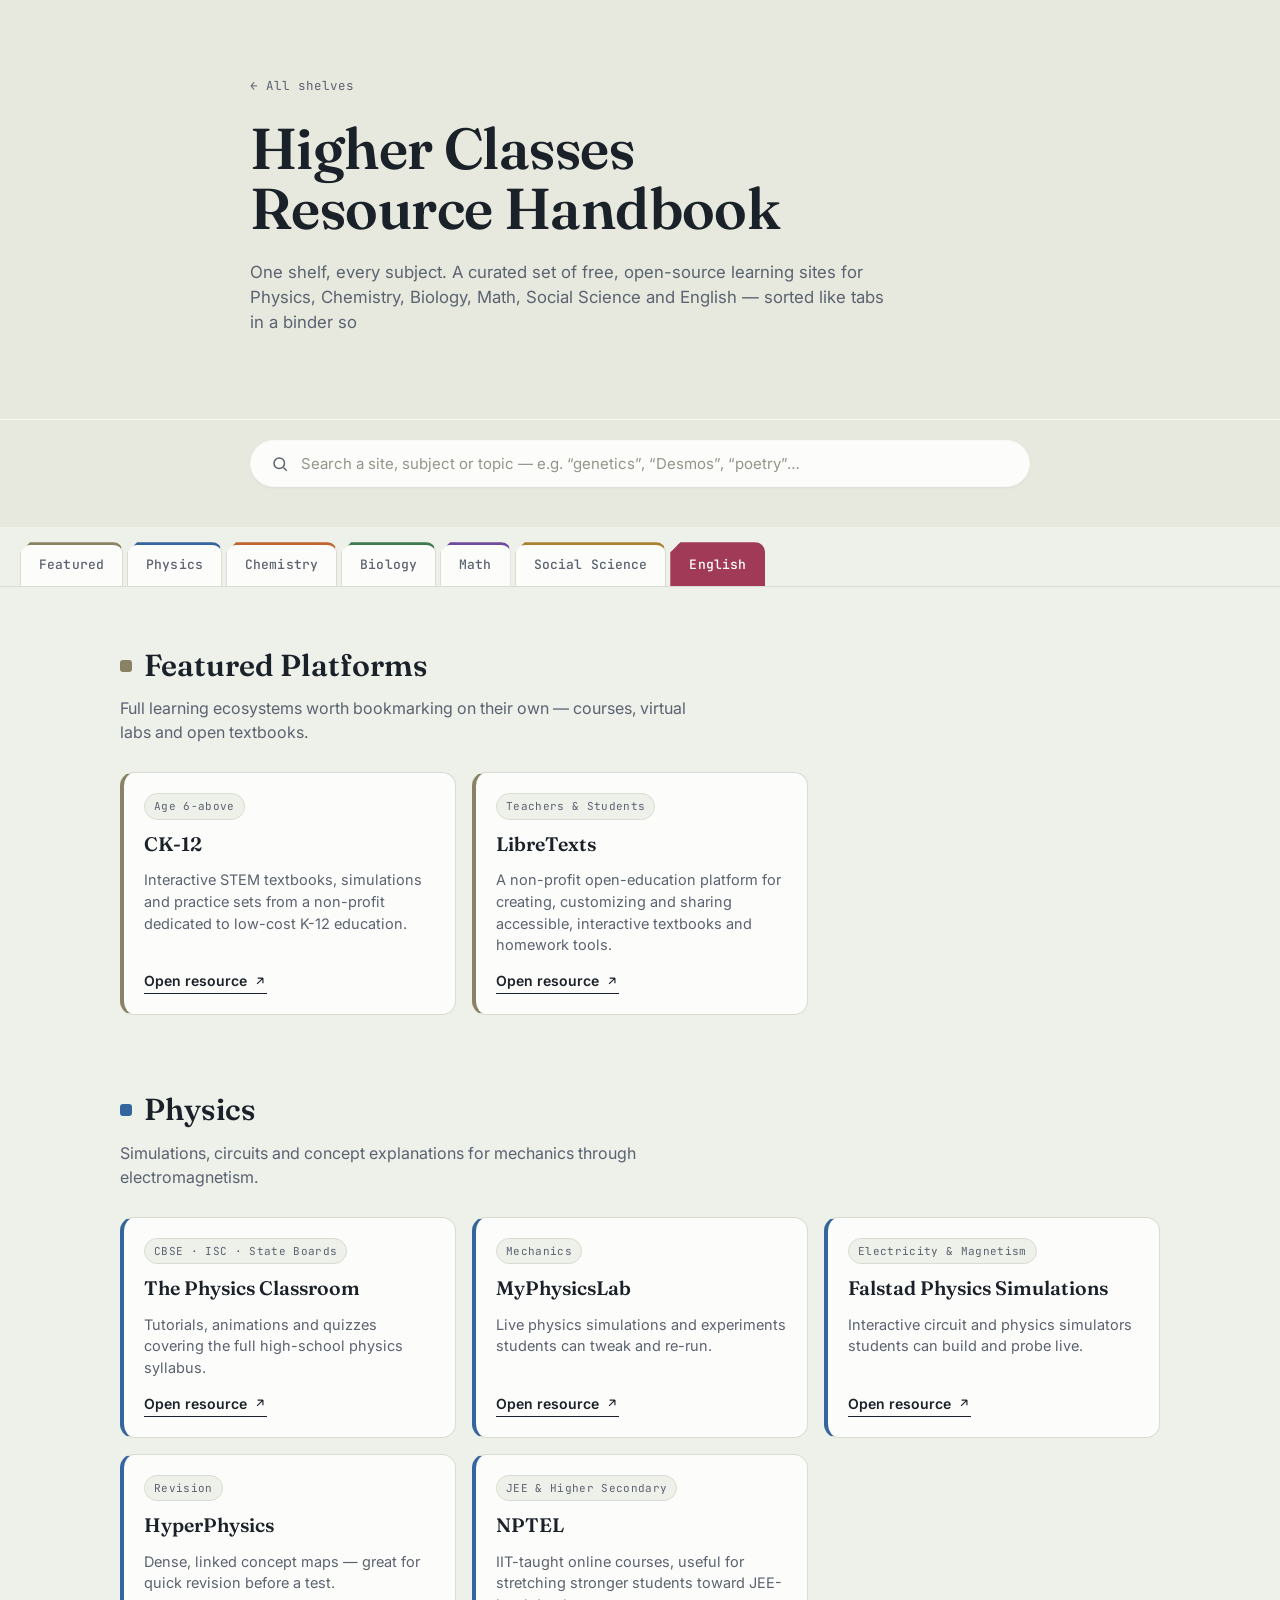
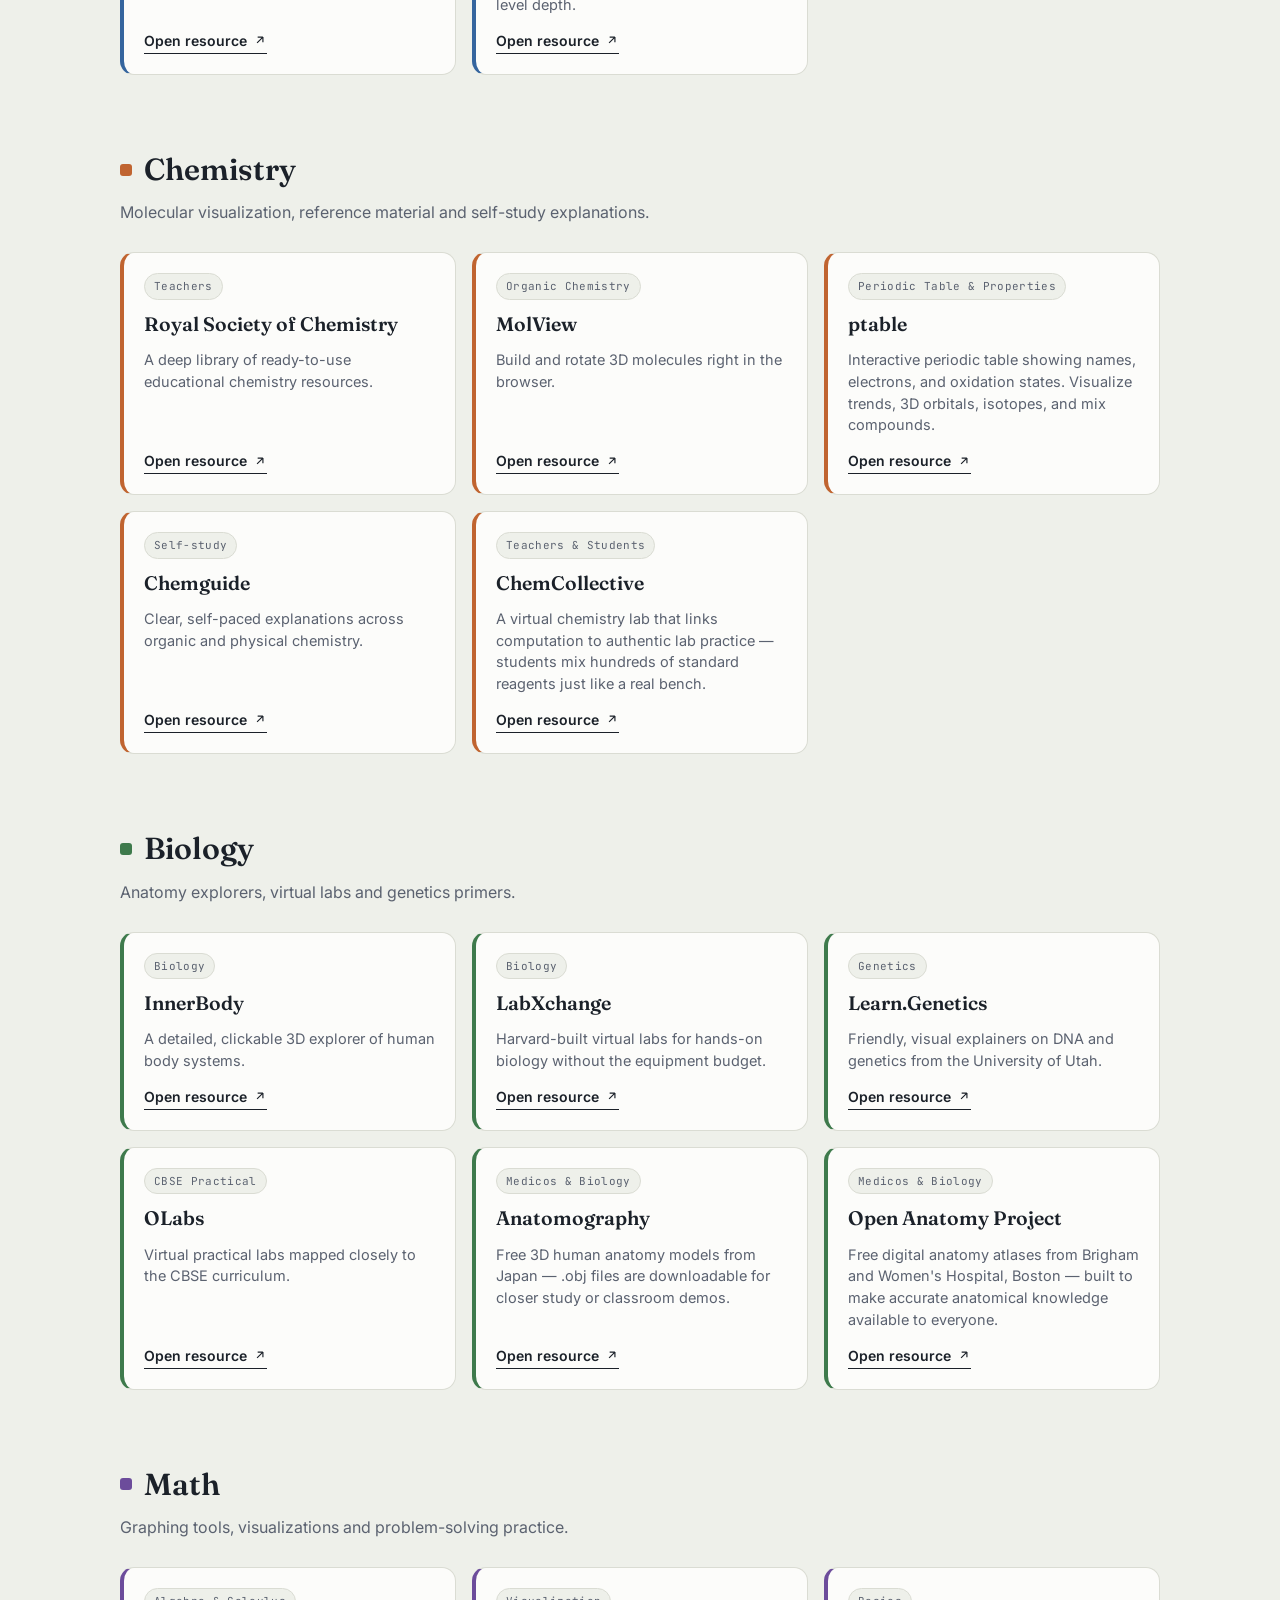
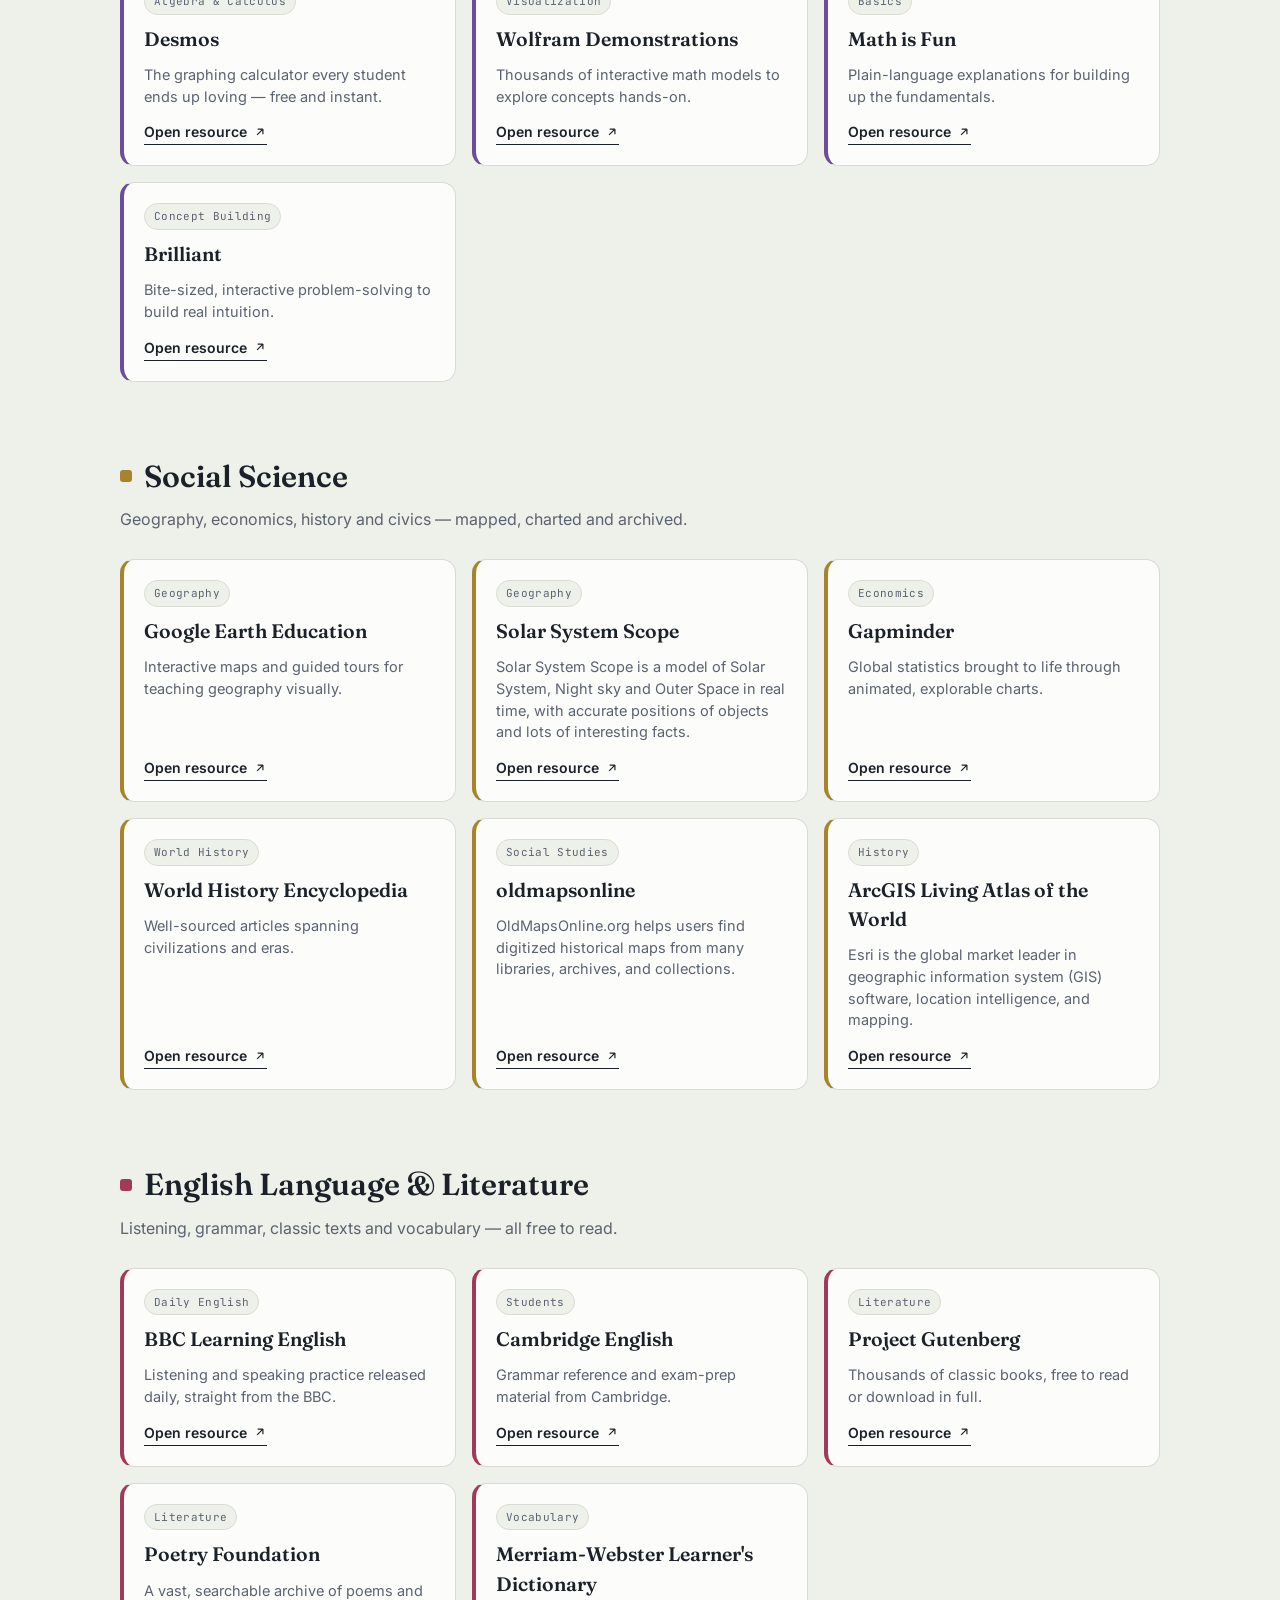
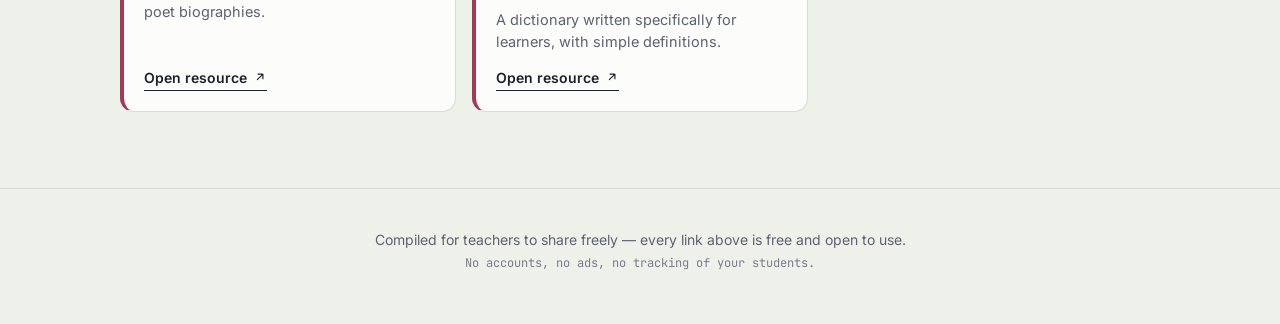
<file: higher-classes.html>
<!DOCTYPE html>
<html lang="en">

<head>
  <meta charset="UTF-8">
  <meta name="viewport" content="width=device-width, initial-scale=1.0">
  <title>Higher Classes Resource Handbook — Free Learning Links</title>
  <meta name="description"
    content="A curated, subject-wise shelf of free and open resources for high school teachers and students.">
  <link rel="preconnect" href="https://fonts.googleapis.com">
  <link rel="preconnect" href="https://fonts.gstatic.com" crossorigin>
  <link
    href="https://fonts.googleapis.com/css2?family=Fraunces:opsz,wght@9..144,400;9..144,500;9..144,600;9..144,700&family=Inter:wght@400;500;600;700&family=JetBrains+Mono:wght@500&display=swap"
    rel="stylesheet">
  <link rel="stylesheet" href="style.css">
</head>

<body>

  <!-- ===== Hero ===== -->
  <header class="hero">
    <div class="hero-inner">
      <a class="back-link" href="index.html">&larr; All shelves</a>
      <!-- <p class="eyebrow">Free &amp; open · no logins, no paywalls</p> -->
      <h1>Higher Classes<br>Resource Handbook</h1>
      <p class="hero-sub">One shelf, every subject. A curated set of free, open-source learning sites for
        Physics, Chemistry, Biology, Math, Social Science and English — sorted like tabs in a binder so

  </header>

  <!-- ===== Search ===== -->
  <div class="search-bar-wrap">
    <div class="search-bar">
      <svg class="search-icon" viewBox="0 0 24 24" fill="none" stroke="currentColor" stroke-width="2">
        <circle cx="11" cy="11" r="7"></circle>
        <line x1="21" y1="21" x2="16.65" y2="16.65"></line>
      </svg>
      <input id="searchInput" type="text"
        placeholder="Search a site, subject or topic — e.g. “genetics”, “Desmos”, “poetry”…" autocomplete="off">
    </div>
  </div>

  <!-- ===== Tab navigation (the "binder tabs") ===== -->
  <nav class="tabs" id="tabNav" aria-label="Subject shelves">
    <a href="#featured" class="tab tab-featured" data-target="featured">Featured</a>
    <a href="#physics" class="tab tab-physics" data-target="physics">Physics</a>
    <a href="#chemistry" class="tab tab-chemistry" data-target="chemistry">Chemistry</a>
    <a href="#biology" class="tab tab-biology" data-target="biology">Biology</a>
    <a href="#math" class="tab tab-math" data-target="math">Math</a>
    <a href="#social" class="tab tab-social" data-target="social">Social Science</a>
    <a href="#english" class="tab tab-english" data-target="english">English</a>
  </nav>

  <main>

    <!-- ===== Featured platforms ===== -->
    <section id="featured" class="shelf shelf-featured" data-subject-section>
      <div class="shelf-head">
        <h2>Featured Platforms</h2>
        <p>Full learning ecosystems worth bookmarking on their own — courses, virtual labs and open textbooks.</p>
      </div>
      <div class="grid">



        <article class="card" data-search="ck-12 ck12 stem textbooks simulations practice grades 6-12">
          <div class="card-top">
            <span class="badge">Age 6-above</span>
          </div>
          <h3>CK-12</h3>
          <p>Interactive STEM textbooks, simulations and practice sets from a non-profit dedicated to
            low-cost K-12 education.</p>
          <a class="card-link" href="https://www.ck12.org" target="_blank" rel="noopener">Open resource
            <svg viewBox="0 0 24 24" fill="none" stroke="currentColor" stroke-width="2">
              <path d="M7 17L17 7M17 7H8M17 7v9" />
            </svg>
          </a>
        </article>

        <article class="card" data-search="libretexts open textbooks teachers students homework">
          <div class="card-top">
            <span class="badge">Teachers &amp; Students</span>
          </div>
          <h3>LibreTexts</h3>
          <p>A non-profit open-education platform for creating, customizing and sharing accessible,
            interactive textbooks and homework tools.</p>
          <a class="card-link" href="https://libretexts.org/" target="_blank" rel="noopener">Open resource
            <svg viewBox="0 0 24 24" fill="none" stroke="currentColor" stroke-width="2">
              <path d="M7 17L17 7M17 7H8M17 7v9" />
            </svg>
          </a>
        </article>







      </div>
    </section>

    <!-- ===== Physics ===== -->
    <section id="physics" class="shelf shelf-physics" data-subject-section>
      <div class="shelf-head">
        <h2><span class="tab-dot"></span>Physics</h2>
        <p>Simulations, circuits and concept explanations for mechanics through electromagnetism.</p>
      </div>
      <div class="grid">
        <article class="card" data-search="the physics classroom tutorials animations quizzes cbse isc state boards">
          <div class="card-top"><span class="badge">CBSE · ISC · State Boards</span></div>
          <h3>The Physics Classroom</h3>
          <p>Tutorials, animations and quizzes covering the full high-school physics syllabus.</p>
          <a class="card-link" href="https://www.physicsclassroom.com/" target="_blank" rel="noopener">Open resource
            <svg viewBox="0 0 24 24" fill="none" stroke="currentColor" stroke-width="2">
              <path d="M7 17L17 7M17 7H8M17 7v9" />
            </svg>
          </a>
        </article>
        <article class="card" data-search="myphysicslab simulations experiments mechanics">
          <div class="card-top"><span class="badge">Mechanics</span></div>
          <h3>MyPhysicsLab</h3>
          <p>Live physics simulations and experiments students can tweak and re-run.</p>
          <a class="card-link" href="https://www.myphysicslab.com/" target="_blank" rel="noopener">Open resource
            <svg viewBox="0 0 24 24" fill="none" stroke="currentColor" stroke-width="2">
              <path d="M7 17L17 7M17 7H8M17 7v9" />
            </svg>
          </a>
        </article>
        <article class="card" data-search="falstad physics simulations interactive circuit electricity magnetism">
          <div class="card-top"><span class="badge">Electricity &amp; Magnetism</span></div>
          <h3>Falstad Physics Simulations</h3>
          <p>Interactive circuit and physics simulators students can build and probe live.</p>
          <a class="card-link" href="https://www.falstad.com/" target="_blank" rel="noopener">Open resource
            <svg viewBox="0 0 24 24" fill="none" stroke="currentColor" stroke-width="2">
              <path d="M7 17L17 7M17 7H8M17 7v9" />
            </svg>
          </a>
        </article>
        <article class="card" data-search="hyperphysics concept explanations revision">
          <div class="card-top"><span class="badge">Revision</span></div>
          <h3>HyperPhysics</h3>
          <p>Dense, linked concept maps — great for quick revision before a test.</p>
          <a class="card-link" href="http://hyperphysics.phy-astr.gsu.edu/" target="_blank" rel="noopener">Open resource
            <svg viewBox="0 0 24 24" fill="none" stroke="currentColor" stroke-width="2">
              <path d="M7 17L17 7M17 7H8M17 7v9" />
            </svg>
          </a>
        </article>
        <article class="card" data-search="nptel iit online courses jee higher secondary">
          <div class="card-top"><span class="badge">JEE &amp; Higher Secondary</span></div>
          <h3>NPTEL</h3>
          <p>IIT-taught online courses, useful for stretching stronger students toward JEE-level depth.</p>
          <a class="card-link" href="https://nptel.ac.in/" target="_blank" rel="noopener">Open resource
            <svg viewBox="0 0 24 24" fill="none" stroke="currentColor" stroke-width="2">
              <path d="M7 17L17 7M17 7H8M17 7v9" />
            </svg>
          </a>
        </article>
      </div>
    </section>

    <!-- ===== Chemistry ===== -->
    <section id="chemistry" class="shelf shelf-chemistry" data-subject-section>
      <div class="shelf-head">
        <h2><span class="tab-dot"></span>Chemistry</h2>
        <p>Molecular visualization, reference material and self-study explanations.</p>
      </div>
      <div class="grid">
        <article class="card" data-search="royal society of chemistry educational resources teachers">
          <div class="card-top"><span class="badge">Teachers</span></div>
          <h3>Royal Society of Chemistry</h3>
          <p>A deep library of ready-to-use educational chemistry resources.</p>
          <a class="card-link" href="https://edu.rsc.org/" target="_blank" rel="noopener">Open resource
            <svg viewBox="0 0 24 24" fill="none" stroke="currentColor" stroke-width="2">
              <path d="M7 17L17 7M17 7H8M17 7v9" />
            </svg>
          </a>
        </article>
        <article class="card" data-search="molview 3d molecular visualization organic chemistry">
          <div class="card-top"><span class="badge">Organic Chemistry</span></div>
          <h3>MolView</h3>
          <p>Build and rotate 3D molecules right in the browser.</p>
          <a class="card-link" href="https://molview.org/" target="_blank" rel="noopener">Open resource
            <svg viewBox="0 0 24 24" fill="none" stroke="currentColor" stroke-width="2">
              <path d="M7 17L17 7M17 7H8M17 7v9" />
            </svg>
          </a>
        </article>

        <article class="card" data-search="molview 3d molecular visualization organic chemistry">
          <div class="card-top"><span class="badge">Periodic Table & Properties</span></div>
          <h3>ptable</h3>
          <p>Interactive periodic table showing names, electrons, and oxidation states. Visualize trends, 3D orbitals, isotopes, and mix compounds.</p>
          <a class="card-link" href="https://ptable.com/?lang=en#" target="_blank" rel="noopener">Open resource
            <svg viewBox="0 0 24 24" fill="none" stroke="currentColor" stroke-width="2">
              <path d="M7 17L17 7M17 7H8M17 7v9" />
            </svg>
          </a>
        </article>




        <article class="card" data-search="chemguide organic physical chemistry self-study">
          <div class="card-top"><span class="badge">Self-study</span></div>
          <h3>Chemguide</h3>
          <p>Clear, self-paced explanations across organic and physical chemistry.</p>
          <a class="card-link" href="https://www.chemguide.co.uk/" target="_blank" rel="noopener">Open resource
            <svg viewBox="0 0 24 24" fill="none" stroke="currentColor" stroke-width="2">
              <path d="M7 17L17 7M17 7H8M17 7v9" />
            </svg>
          </a>
        </article>

        <article class="card" data-search="chemcollective virtual lab chemistry simulation reagents">
          <div class="card-top">
            <span class="badge">Teachers &amp; Students</span>
          </div>
          <h3>ChemCollective</h3>
          <p>A virtual chemistry lab that links computation to authentic lab practice — students mix
            hundreds of standard reagents just like a real bench.</p>
          <a class="card-link" href="https://chemcollective.org/vlabs" target="_blank" rel="noopener">Open resource
            <svg viewBox="0 0 24 24" fill="none" stroke="currentColor" stroke-width="2">
              <path d="M7 17L17 7M17 7H8M17 7v9" />
            </svg>
          </a>
        </article>
      </div>
    </section>

    <!-- ===== Biology ===== -->
    <section id="biology" class="shelf shelf-biology" data-subject-section>
      <div class="shelf-head">
        <h2><span class="tab-dot"></span>Biology</h2>
        <p>Anatomy explorers, virtual labs and genetics primers.</p>
      </div>
      <div class="grid">
        <article class="card" data-search="innerbody human anatomy explorer 3d illustrations biology">
          <div class="card-top"><span class="badge">Biology</span></div>
          <h3>InnerBody</h3>
          <p>A detailed, clickable 3D explorer of human body systems.</p>
          <a class="card-link" href="https://www.innerbody.com/htm/body.html" target="_blank" rel="noopener">Open
            resource
            <svg viewBox="0 0 24 24" fill="none" stroke="currentColor" stroke-width="2">
              <path d="M7 17L17 7M17 7H8M17 7v9" />
            </svg>
          </a>
        </article>
        <article class="card" data-search="labxchange harvard virtual labs biology">
          <div class="card-top"><span class="badge">Biology</span></div>
          <h3>LabXchange</h3>
          <p>Harvard-built virtual labs for hands-on biology without the equipment budget.</p>
          <a class="card-link" href="https://www.labxchange.org/" target="_blank" rel="noopener">Open resource
            <svg viewBox="0 0 24 24" fill="none" stroke="currentColor" stroke-width="2">
              <path d="M7 17L17 7M17 7H8M17 7v9" />
            </svg>
          </a>
        </article>
        <article class="card" data-search="learn.genetics dna genetics utah">
          <div class="card-top"><span class="badge">Genetics</span></div>
          <h3>Learn.Genetics</h3>
          <p>Friendly, visual explainers on DNA and genetics from the University of Utah.</p>
          <a class="card-link" href="https://learn.genetics.utah.edu/" target="_blank" rel="noopener">Open resource
            <svg viewBox="0 0 24 24" fill="none" stroke="currentColor" stroke-width="2">
              <path d="M7 17L17 7M17 7H8M17 7v9" />
            </svg>
          </a>
        </article>
        <article class="card" data-search="olabs virtual practical labs cbse practical">
          <div class="card-top"><span class="badge">CBSE Practical</span></div>
          <h3>OLabs</h3>
          <p>Virtual practical labs mapped closely to the CBSE curriculum.</p>
          <a class="card-link" href="https://www.olabs.edu.in/" target="_blank" rel="noopener">Open resource
            <svg viewBox="0 0 24 24" fill="none" stroke="currentColor" stroke-width="2">
              <path d="M7 17L17 7M17 7H8M17 7v9" />
            </svg>
          </a>
        </article>
        <article class="card" data-search="anatomography 3d human anatomy japan obj file biology medical">
          <div class="card-top">
            <span class="badge">Medicos &amp; Biology</span>
          </div>
          <h3>Anatomography</h3>
          <p>Free 3D human anatomy models from Japan — .obj files are downloadable for closer study
            or classroom demos.</p>
          <a class="card-link" href="https://lifesciencedb.jp/bp3d/?lng=en" target="_blank" rel="noopener">Open resource
            <svg viewBox="0 0 24 24" fill="none" stroke="currentColor" stroke-width="2">
              <path d="M7 17L17 7M17 7H8M17 7v9" />
            </svg>
          </a>
        </article>
        <article class="card" data-search="open anatomy project anatomical atlas biology medical">
          <div class="card-top">
            <span class="badge">Medicos &amp; Biology</span>
          </div>
          <h3>Open Anatomy Project</h3>
          <p>Free digital anatomy atlases from Brigham and Women's Hospital, Boston — built to make
            accurate anatomical knowledge available to everyone.</p>
          <a class="card-link" href="https://www.openanatomy.org/" target="_blank" rel="noopener">Open resource
            <svg viewBox="0 0 24 24" fill="none" stroke="currentColor" stroke-width="2">
              <path d="M7 17L17 7M17 7H8M17 7v9" />
            </svg>
          </a>
        </article>
      </div>
    </section>

    <!-- ===== Math ===== -->
    <section id="math" class="shelf shelf-math" data-subject-section>
      <div class="shelf-head">
        <h2><span class="tab-dot"></span>Math</h2>
        <p>Graphing tools, visualizations and problem-solving practice.</p>
      </div>
      <div class="grid">
        <article class="card" data-search="desmos graphing calculator algebra calculus">
          <div class="card-top"><span class="badge">Algebra &amp; Calculus</span></div>
          <h3>Desmos</h3>
          <p>The graphing calculator every student ends up loving — free and instant.</p>
          <a class="card-link" href="https://www.desmos.com/" target="_blank" rel="noopener">Open resource
            <svg viewBox="0 0 24 24" fill="none" stroke="currentColor" stroke-width="2">
              <path d="M7 17L17 7M17 7H8M17 7v9" />
            </svg>
          </a>
        </article>
        <article class="card" data-search="wolfram demonstrations interactive math models visualization">
          <div class="card-top"><span class="badge">Visualization</span></div>
          <h3>Wolfram Demonstrations</h3>
          <p>Thousands of interactive math models to explore concepts hands-on.</p>
          <a class="card-link" href="https://demonstrations.wolfram.com/" target="_blank" rel="noopener">Open resource
            <svg viewBox="0 0 24 24" fill="none" stroke="currentColor" stroke-width="2">
              <path d="M7 17L17 7M17 7H8M17 7v9" />
            </svg>
          </a>
        </article>
        <article class="card" data-search="math is fun easy explanations basics">
          <div class="card-top"><span class="badge">Basics</span></div>
          <h3>Math is Fun</h3>
          <p>Plain-language explanations for building up the fundamentals.</p>
          <a class="card-link" href="https://www.mathsisfun.com/" target="_blank" rel="noopener">Open resource
            <svg viewBox="0 0 24 24" fill="none" stroke="currentColor" stroke-width="2">
              <path d="M7 17L17 7M17 7H8M17 7v9" />
            </svg>
          </a>
        </article>
        <article class="card" data-search="brilliant problem solving concept building">
          <div class="card-top"><span class="badge">Concept Building</span></div>
          <h3>Brilliant</h3>
          <p>Bite-sized, interactive problem-solving to build real intuition.</p>
          <a class="card-link" href="https://brilliant.org/" target="_blank" rel="noopener">Open resource
            <svg viewBox="0 0 24 24" fill="none" stroke="currentColor" stroke-width="2">
              <path d="M7 17L17 7M17 7H8M17 7v9" />
            </svg>
          </a>
        </article>

      </div>
    </section>

    <!-- ===== Social Science ===== -->
    <section id="social" class="shelf shelf-social" data-subject-section>
      <div class="shelf-head">
        <h2><span class="tab-dot"></span>Social Science</h2>
        <p>Geography, economics, history and civics — mapped, charted and archived.</p>
      </div>
      <div class="grid">
        <article class="card" data-search="google earth education interactive geography">
          <div class="card-top"><span class="badge">Geography</span></div>
          <h3>Google Earth Education</h3>
          <p>Interactive maps and guided tours for teaching geography visually.</p>
          <a class="card-link" href="https://www.google.com/earth/education" target="_blank" rel="noopener">Open
            resource
            <svg viewBox="0 0 24 24" fill="none" stroke="currentColor" stroke-width="2">
              <path d="M7 17L17 7M17 7H8M17 7v9" />
            </svg>
          </a>
        </article>
        <article class="card" data-search="google earth education interactive geography">
          <div class="card-top"><span class="badge">Geography</span></div>
          <h3>Solar System Scope</h3>
          <p>Solar System Scope is a model of Solar System, Night sky and Outer Space in real time, with accurate
            positions of objects and lots of interesting facts.</p>
          <a class="card-link" href="https://www.solarsystemscope.com/" target="_blank" rel="noopener">Open resource
            <svg viewBox="0 0 24 24" fill="none" stroke="currentColor" stroke-width="2">
              <path d="M7 17L17 7M17 7H8M17 7v9" />
            </svg>
          </a>
        </article>

        <article class="card" data-search="gapminder global statistics economics">
          <div class="card-top"><span class="badge">Economics</span></div>
          <h3>Gapminder</h3>
          <p>Global statistics brought to life through animated, explorable charts.</p>
          <a class="card-link" href="https://www.gapminder.org/" target="_blank" rel="noopener">Open resource
            <svg viewBox="0 0 24 24" fill="none" stroke="currentColor" stroke-width="2">
              <path d="M7 17L17 7M17 7H8M17 7v9" />
            </svg>
          </a>
        </article>
        <article class="card" data-search="world history encyclopedia articles">
          <div class="card-top"><span class="badge">World History</span></div>
          <h3>World History Encyclopedia</h3>
          <p>Well-sourced articles spanning civilizations and eras.</p>
          <a class="card-link" href="https://www.worldhistory.org/" target="_blank" rel="noopener">Open resource
            <svg viewBox="0 0 24 24" fill="none" stroke="currentColor" stroke-width="2">
              <path d="M7 17L17 7M17 7H8M17 7v9" />
            </svg>
          </a>
        </article>
        <article class="card" data-search="unesco education educational resources social studies">
          <div class="card-top"><span class="badge">Social Studies</span></div>
          <h3>oldmapsonline</h3>
          <p>OldMapsOnline.org helps users find digitized historical maps from many libraries, archives, and
            collections.</p>
          <a class="card-link" href="https://www.oldmapsonline.org/" target="_blank" rel="noopener">Open resource
            <svg viewBox="0 0 24 24" fill="none" stroke="currentColor" stroke-width="2">
              <path d="M7 17L17 7M17 7H8M17 7v9" />
            </svg>
          </a>
        </article>
        <article class="card" data-search="library of congress classroom materials historical documents history">
          <div class="card-top"><span class="badge">History</span></div>
          <h3>ArcGIS Living Atlas of the World</h3>
          <p>Esri is the global market leader in geographic information system (GIS) software, location intelligence,
            and mapping.</p>
          <a class="card-link" href="https://livingatlas.arcgis.com/en/browse/?q=india#d=3&q=india" target="_blank"
            rel="noopener">Open resource
            <svg viewBox="0 0 24 24" fill="none" stroke="currentColor" stroke-width="2">
              <path d="M7 17L17 7M17 7H8M17 7v9" />
            </svg>
          </a>
        </article>
      </div>
    </section>

    <!-- ===== English ===== -->
    <section id="english" class="shelf shelf-english" data-subject-section>
      <div class="shelf-head">
        <h2><span class="tab-dot"></span>English Language &amp; Literature</h2>
        <p>Listening, grammar, classic texts and vocabulary — all free to read.</p>
      </div>
      <div class="grid">
        <article class="card" data-search="bbc learning english listening speaking daily english">
          <div class="card-top"><span class="badge">Daily English</span></div>
          <h3>BBC Learning English</h3>
          <p>Listening and speaking practice released daily, straight from the BBC.</p>
          <a class="card-link" href="https://www.bbc.co.uk/learningenglish" target="_blank" rel="noopener">Open resource
            <svg viewBox="0 0 24 24" fill="none" stroke="currentColor" stroke-width="2">
              <path d="M7 17L17 7M17 7H8M17 7v9" />
            </svg>
          </a>
        </article>
        <article class="card" data-search="cambridge english grammar exams students">
          <div class="card-top"><span class="badge">Students</span></div>
          <h3>Cambridge English</h3>
          <p>Grammar reference and exam-prep material from Cambridge.</p>
          <a class="card-link" href="https://www.cambridgeenglish.org/learning-english" target="_blank"
            rel="noopener">Open resource
            <svg viewBox="0 0 24 24" fill="none" stroke="currentColor" stroke-width="2">
              <path d="M7 17L17 7M17 7H8M17 7v9" />
            </svg>
          </a>
        </article>
        <article class="card" data-search="project gutenberg free classic books literature">
          <div class="card-top"><span class="badge">Literature</span></div>
          <h3>Project Gutenberg</h3>
          <p>Thousands of classic books, free to read or download in full.</p>
          <a class="card-link" href="https://www.gutenberg.org/" target="_blank" rel="noopener">Open resource
            <svg viewBox="0 0 24 24" fill="none" stroke="currentColor" stroke-width="2">
              <path d="M7 17L17 7M17 7H8M17 7v9" />
            </svg>
          </a>
        </article>
        <article class="card" data-search="poetry foundation poems poets literature">
          <div class="card-top"><span class="badge">Literature</span></div>
          <h3>Poetry Foundation</h3>
          <p>A vast, searchable archive of poems and poet biographies.</p>
          <a class="card-link" href="https://www.poetryfoundation.org/" target="_blank" rel="noopener">Open resource
            <svg viewBox="0 0 24 24" fill="none" stroke="currentColor" stroke-width="2">
              <path d="M7 17L17 7M17 7H8M17 7v9" />
            </svg>
          </a>
        </article>
        <article class="card" data-search="merriam-webster learners dictionary vocabulary">
          <div class="card-top"><span class="badge">Vocabulary</span></div>
          <h3>Merriam-Webster Learner's Dictionary</h3>
          <p>A dictionary written specifically for learners, with simple definitions.</p>
          <a class="card-link" href="https://learnersdictionary.com/" target="_blank" rel="noopener">Open resource
            <svg viewBox="0 0 24 24" fill="none" stroke="currentColor" stroke-width="2">
              <path d="M7 17L17 7M17 7H8M17 7v9" />
            </svg>
          </a>
        </article>
      </div>
    </section>

    <p id="noResults" class="no-results" hidden>No resources match “<span id="noResultsQuery"></span>”. Try another
      search.</p>

  </main>

  <footer class="site-footer">
    <p>Compiled for teachers to share freely — every link above is free and open to use.</p>
    <p class="footer-fine">No accounts, no ads, no tracking of your students.</p>
  </footer>

  <script src="script.js"></script>
</body>

</html>
</file>
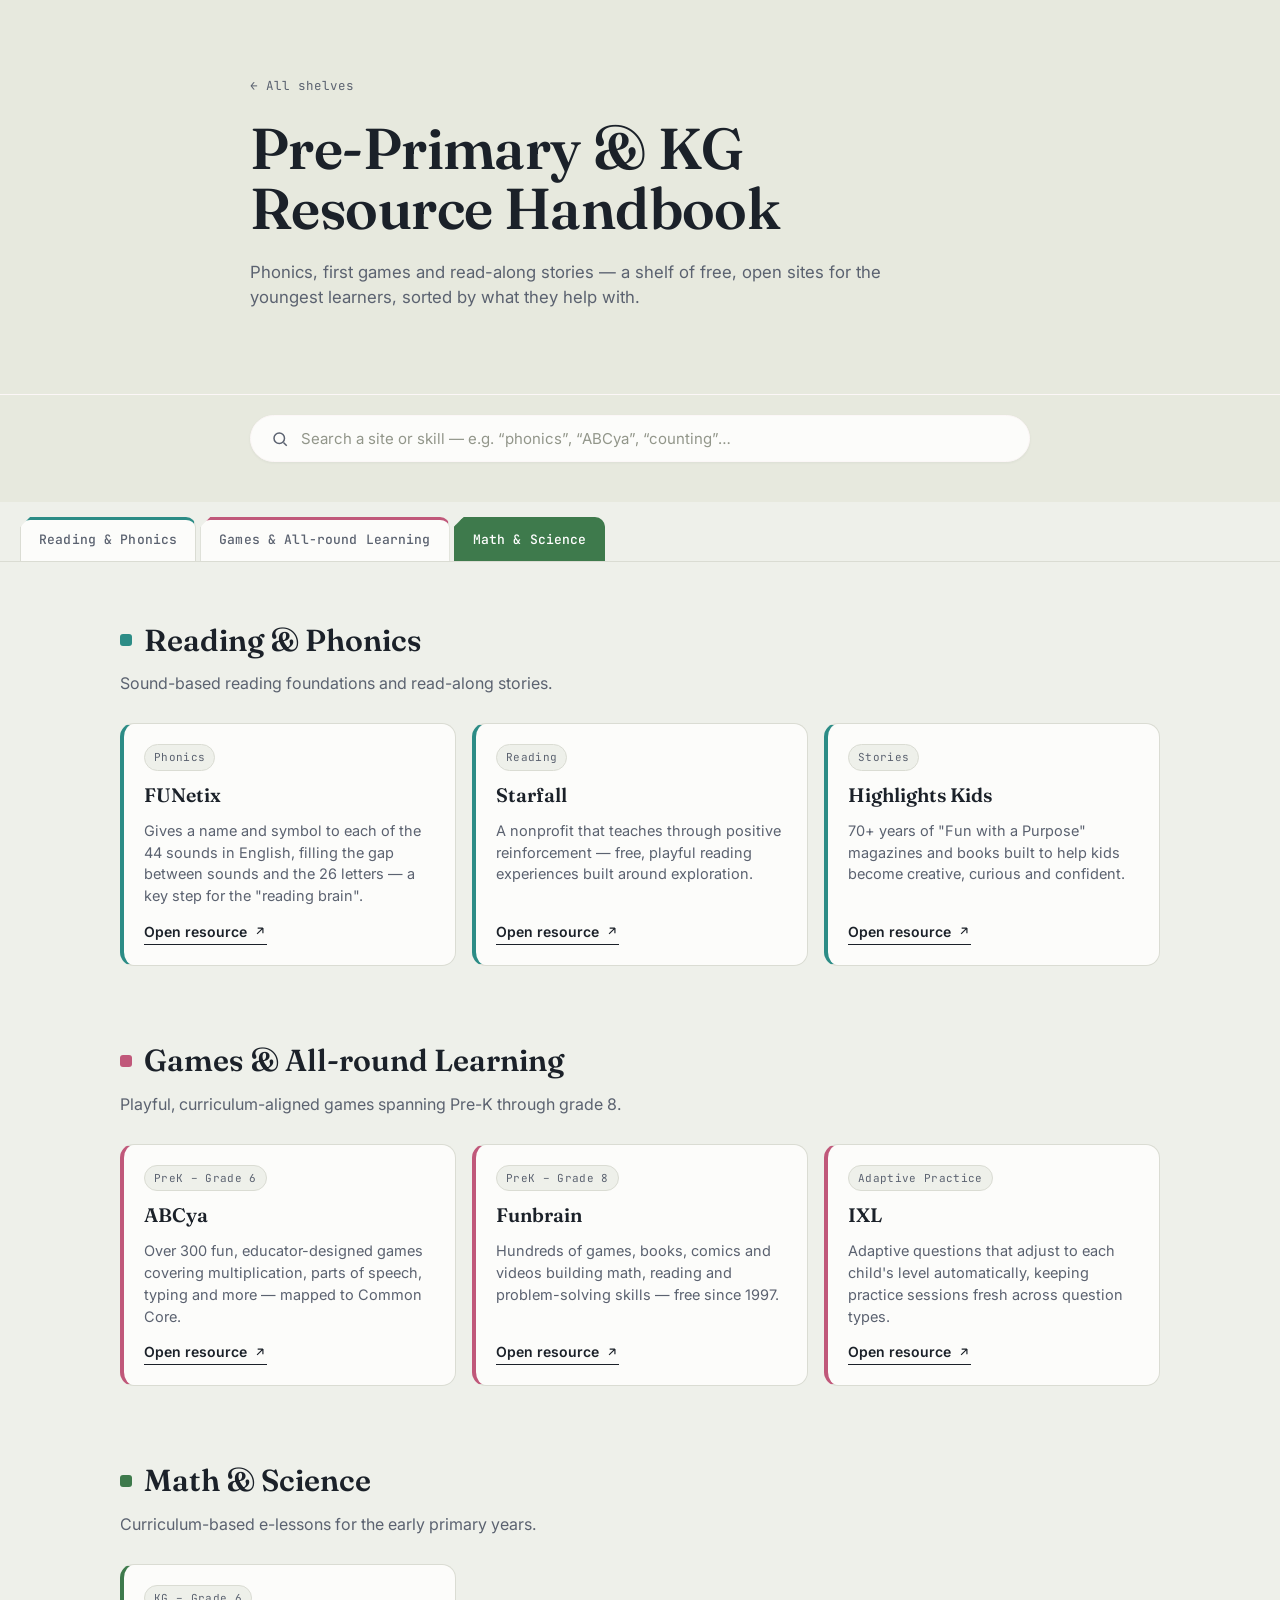
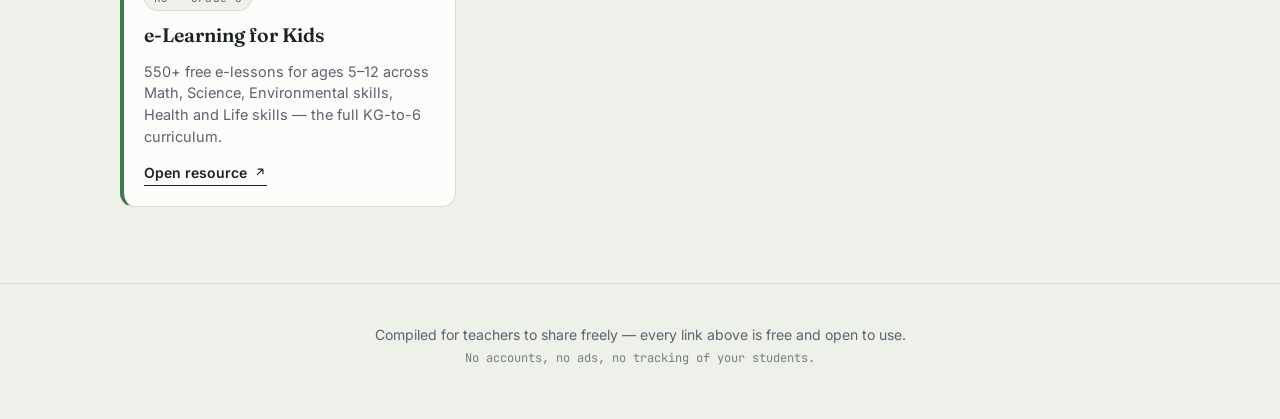
<file: pre-primary.html>
<!DOCTYPE html>
<html lang="en">
<head>
<meta charset="UTF-8">
<meta name="viewport" content="width=device-width, initial-scale=1.0">
<title>Pre-Primary &amp; KG Resource Handbook — Free Learning Links</title>
<meta name="description" content="A curated shelf of free, open learning sites for Pre-Primary and KG classes.">
<link rel="preconnect" href="https://fonts.googleapis.com">
<link rel="preconnect" href="https://fonts.gstatic.com" crossorigin>
<link href="https://fonts.googleapis.com/css2?family=Fraunces:opsz,wght@9..144,400;9..144,500;9..144,600;9..144,700&family=Inter:wght@400;500;600;700&family=JetBrains+Mono:wght@500&display=swap" rel="stylesheet">
<link rel="stylesheet" href="style.css">
</head>
<body>

  <!-- ===== Hero ===== -->
  <header class="hero">
    <div class="hero-inner">
      <a class="back-link" href="index.html">&larr; All shelves</a>
      <!-- <p class="eyebrow">Free &amp; open · no logins, no paywalls</p> -->
      <h1>Pre-Primary &amp; KG<br>Resource Handbook</h1>
      <p class="hero-sub">Phonics, first games and read-along stories — a shelf of free, open sites
        for the youngest learners, sorted by what they help with.</p>
      
    </div>
  </header>

  <!-- ===== Search ===== -->
  <div class="search-bar-wrap">
    <div class="search-bar">
      <svg class="search-icon" viewBox="0 0 24 24" fill="none" stroke="currentColor" stroke-width="2">
        <circle cx="11" cy="11" r="7"></circle>
        <line x1="21" y1="21" x2="16.65" y2="16.65"></line>
      </svg>
      <input id="searchInput" type="text" placeholder="Search a site or skill — e.g. “phonics”, “ABCya”, “counting”…" autocomplete="off">
    </div>
  </div>

  <!-- ===== Tab navigation ===== -->
  <nav class="tabs" id="tabNav" aria-label="Resource shelves">
    <a href="#reading" class="tab tab-reading" data-target="reading">Reading &amp; Phonics</a>
    <a href="#games" class="tab tab-games" data-target="games">Games &amp; All-round Learning</a>
    <a href="#mathscience" class="tab tab-mathscience" data-target="mathscience">Math &amp; Science</a>
    <!-- <a href="#videos" class="tab tab-videos" data-target="videos">YouTube Channels</a> -->
  </nav>

  <main>

    <!-- ===== Reading & Phonics ===== -->
    <section id="reading" class="shelf shelf-reading" data-subject-section>
      <div class="shelf-head">
        <h2><span class="tab-dot"></span>Reading &amp; Phonics</h2>
        <p>Sound-based reading foundations and read-along stories.</p>
      </div>
      <div class="grid">
        <article class="card" data-search="funetix phonics 44 sounds reading brain letters">
          <div class="card-top"><span class="badge">Phonics</span></div>
          <h3>FUNetix</h3>
          <p>Gives a name and symbol to each of the 44 sounds in English, filling the gap between
            sounds and the 26 letters — a key step for the "reading brain".</p>
          <a class="card-link" href="https://funetix.org/funetix-modules/" target="_blank" rel="noopener">Open resource
            <svg viewBox="0 0 24 24" fill="none" stroke="currentColor" stroke-width="2"><path d="M7 17L17 7M17 7H8M17 7v9"/></svg>
          </a>
        </article>
        <article class="card" data-search="starfall reading nonprofit exploration play">
          <div class="card-top"><span class="badge">Reading</span></div>
          <h3>Starfall</h3>
          <p>A nonprofit that teaches through positive reinforcement — free, playful reading
            experiences built around exploration.</p>
          <a class="card-link" href="https://www.starfall.com/h/" target="_blank" rel="noopener">Open resource
            <svg viewBox="0 0 24 24" fill="none" stroke="currentColor" stroke-width="2"><path d="M7 17L17 7M17 7H8M17 7v9"/></svg>
          </a>
        </article>
        <article class="card" data-search="highlights kids magazines stories creativity confidence">
          <div class="card-top"><span class="badge">Stories</span></div>
          <h3>Highlights Kids</h3>
          <p>70+ years of "Fun with a Purpose" magazines and books built to help kids become
            creative, curious and confident.</p>
          <a class="card-link" href="https://www.highlightskids.com/" target="_blank" rel="noopener">Open resource
            <svg viewBox="0 0 24 24" fill="none" stroke="currentColor" stroke-width="2"><path d="M7 17L17 7M17 7H8M17 7v9"/></svg>
          </a>
        </article>
      </div>
    </section>

    <!-- ===== Games & All-round Learning ===== -->
    <section id="games" class="shelf shelf-games" data-subject-section>
      <div class="shelf-head">
        <h2><span class="tab-dot"></span>Games &amp; All-round Learning</h2>
        <p>Playful, curriculum-aligned games spanning Pre-K through grade 8.</p>
      </div>
      <div class="grid">
        <article class="card" data-search="abcya games prek grade 6 common core">
          <div class="card-top"><span class="badge">PreK – Grade 6</span></div>
          <h3>ABCya</h3>
          <p>Over 300 fun, educator-designed games covering multiplication, parts of speech,
            typing and more — mapped to Common Core.</p>
          <a class="card-link" href="https://www.abcya.com/" target="_blank" rel="noopener">Open resource
            <svg viewBox="0 0 24 24" fill="none" stroke="currentColor" stroke-width="2"><path d="M7 17L17 7M17 7H8M17 7v9"/></svg>
          </a>
        </article>
        <article class="card" data-search="funbrain games books comics videos math reading literacy prek grade 8">
          <div class="card-top"><span class="badge">PreK – Grade 8</span></div>
          <h3>Funbrain</h3>
          <p>Hundreds of games, books, comics and videos building math, reading and
            problem-solving skills — free since 1997.</p>
          <a class="card-link" href="https://www.funbrain.com/" target="_blank" rel="noopener">Open resource
            <svg viewBox="0 0 24 24" fill="none" stroke="currentColor" stroke-width="2"><path d="M7 17L17 7M17 7H8M17 7v9"/></svg>
          </a>
        </article>
        <article class="card" data-search="ixl adaptive practice own pace all subjects">
          <div class="card-top"><span class="badge">Adaptive Practice</span></div>
          <h3>IXL</h3>
          <p>Adaptive questions that adjust to each child's level automatically, keeping
            practice sessions fresh across question types.</p>
          <a class="card-link" href="https://in.ixl.com/" target="_blank" rel="noopener">Open resource
            <svg viewBox="0 0 24 24" fill="none" stroke="currentColor" stroke-width="2"><path d="M7 17L17 7M17 7H8M17 7v9"/></svg>
          </a>
        </article>
      </div>
    </section>

    <!-- ===== Math & Science ===== -->
    <section id="mathscience" class="shelf shelf-mathscience" data-subject-section>
      <div class="shelf-head">
        <h2><span class="tab-dot"></span>Math &amp; Science</h2>
        <p>Curriculum-based e-lessons for the early primary years.</p>
      </div>
      <div class="grid">
        <article class="card" data-search="e-learning for kids math science kg grade 6 environmental health life skills">
          <div class="card-top"><span class="badge">KG – Grade 6</span></div>
          <h3>e-Learning for Kids</h3>
          <p>550+ free e-lessons for ages 5–12 across Math, Science, Environmental skills,
            Health and Life skills — the full KG-to-6 curriculum.</p>
          <a class="card-link" href="https://www.e-learningforkids.org/" target="_blank" rel="noopener">Open resource
            <svg viewBox="0 0 24 24" fill="none" stroke="currentColor" stroke-width="2"><path d="M7 17L17 7M17 7H8M17 7v9"/></svg>
          </a>
        </article>
      </div>
    </section>

    <!-- ===== YouTube Channels ===== -->
    <!-- <section id="videos" class="shelf shelf-videos" data-subject-section>
      <div class="shelf-head">
        <h2><span class="tab-dot"></span>YouTube Channels</h2>
        <p>Video series worth queuing up for screen time that teaches.</p>
      </div>
      <div class="grid">
        <article class="card" data-search="crash course kids science videos youtube">
          <div class="card-top"><span class="badge">Science Videos</span></div>
          <h3>Crash Course Kids</h3>
          <p>Short, energetic science videos built for young curious minds.</p>
          <a class="card-link" href="https://www.youtube.com/results?search_query=Crash+Course+Kids" target="_blank" rel="noopener">Open resource
            <svg viewBox="0 0 24 24" fill="none" stroke="currentColor" stroke-width="2"><path d="M7 17L17 7M17 7H8M17 7v9"/></svg>
          </a>
        </article>
        <article class="card" data-search="scishow kids science videos youtube">
          <div class="card-top"><span class="badge">Science Videos</span></div>
          <h3>SciShow Kids</h3>
          <p>Friendly explainers that answer the "why" questions kids ask most.</p>
          <a class="card-link" href="https://www.youtube.com/results?search_query=SciShow+Kids" target="_blank" rel="noopener">Open resource
            <svg viewBox="0 0 24 24" fill="none" stroke="currentColor" stroke-width="2"><path d="M7 17L17 7M17 7H8M17 7v9"/></svg>
          </a>
        </article>
        <article class="card" data-search="freeschool educational videos youtube">
          <div class="card-top"><span class="badge">General Learning</span></div>
          <h3>FreeSchool</h3>
          <p>Gentle, narrated videos covering animals, places, history and more.</p>
          <a class="card-link" href="https://www.youtube.com/results?search_query=FreeSchool" target="_blank" rel="noopener">Open resource
            <svg viewBox="0 0 24 24" fill="none" stroke="currentColor" stroke-width="2"><path d="M7 17L17 7M17 7H8M17 7v9"/></svg>
          </a>
        </article>
        <article class="card" data-search="science max experiments videos youtube">
          <div class="card-top"><span class="badge">Experiments</span></div>
          <h3>Science Max</h3>
          <p>Big, visual science experiments that make concepts stick.</p>
          <a class="card-link" href="https://www.youtube.com/results?search_query=Science+Max" target="_blank" rel="noopener">Open resource
            <svg viewBox="0 0 24 24" fill="none" stroke="currentColor" stroke-width="2"><path d="M7 17L17 7M17 7H8M17 7v9"/></svg>
          </a>
        </article>
      </div>
    </section> -->

    <p id="noResults" class="no-results" hidden>No resources match “<span id="noResultsQuery"></span>”. Try another search.</p>

  </main>

  <footer class="site-footer">
    <p>Compiled for teachers to share freely — every link above is free and open to use.</p>
    <p class="footer-fine">No accounts, no ads, no tracking of your students.</p>
  </footer>

<script src="script.js"></script>
</body>
</html>
</file>
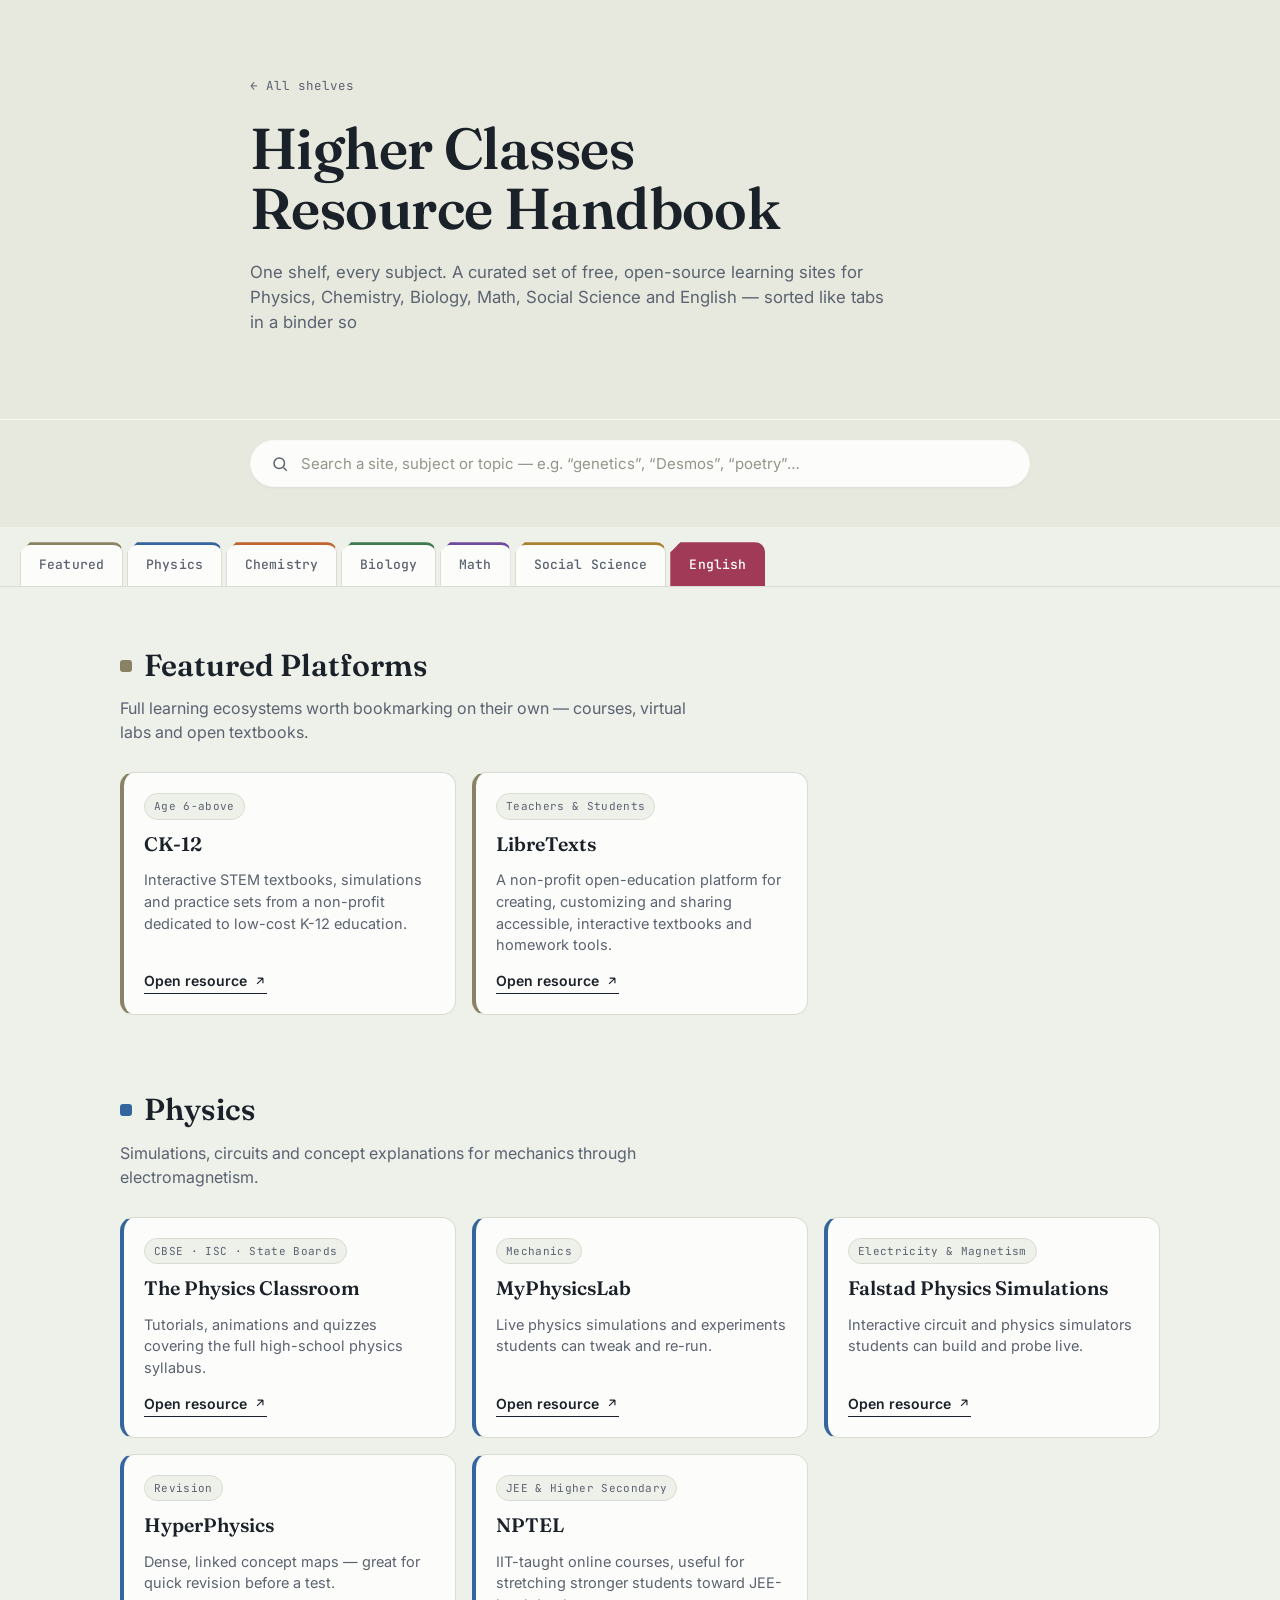
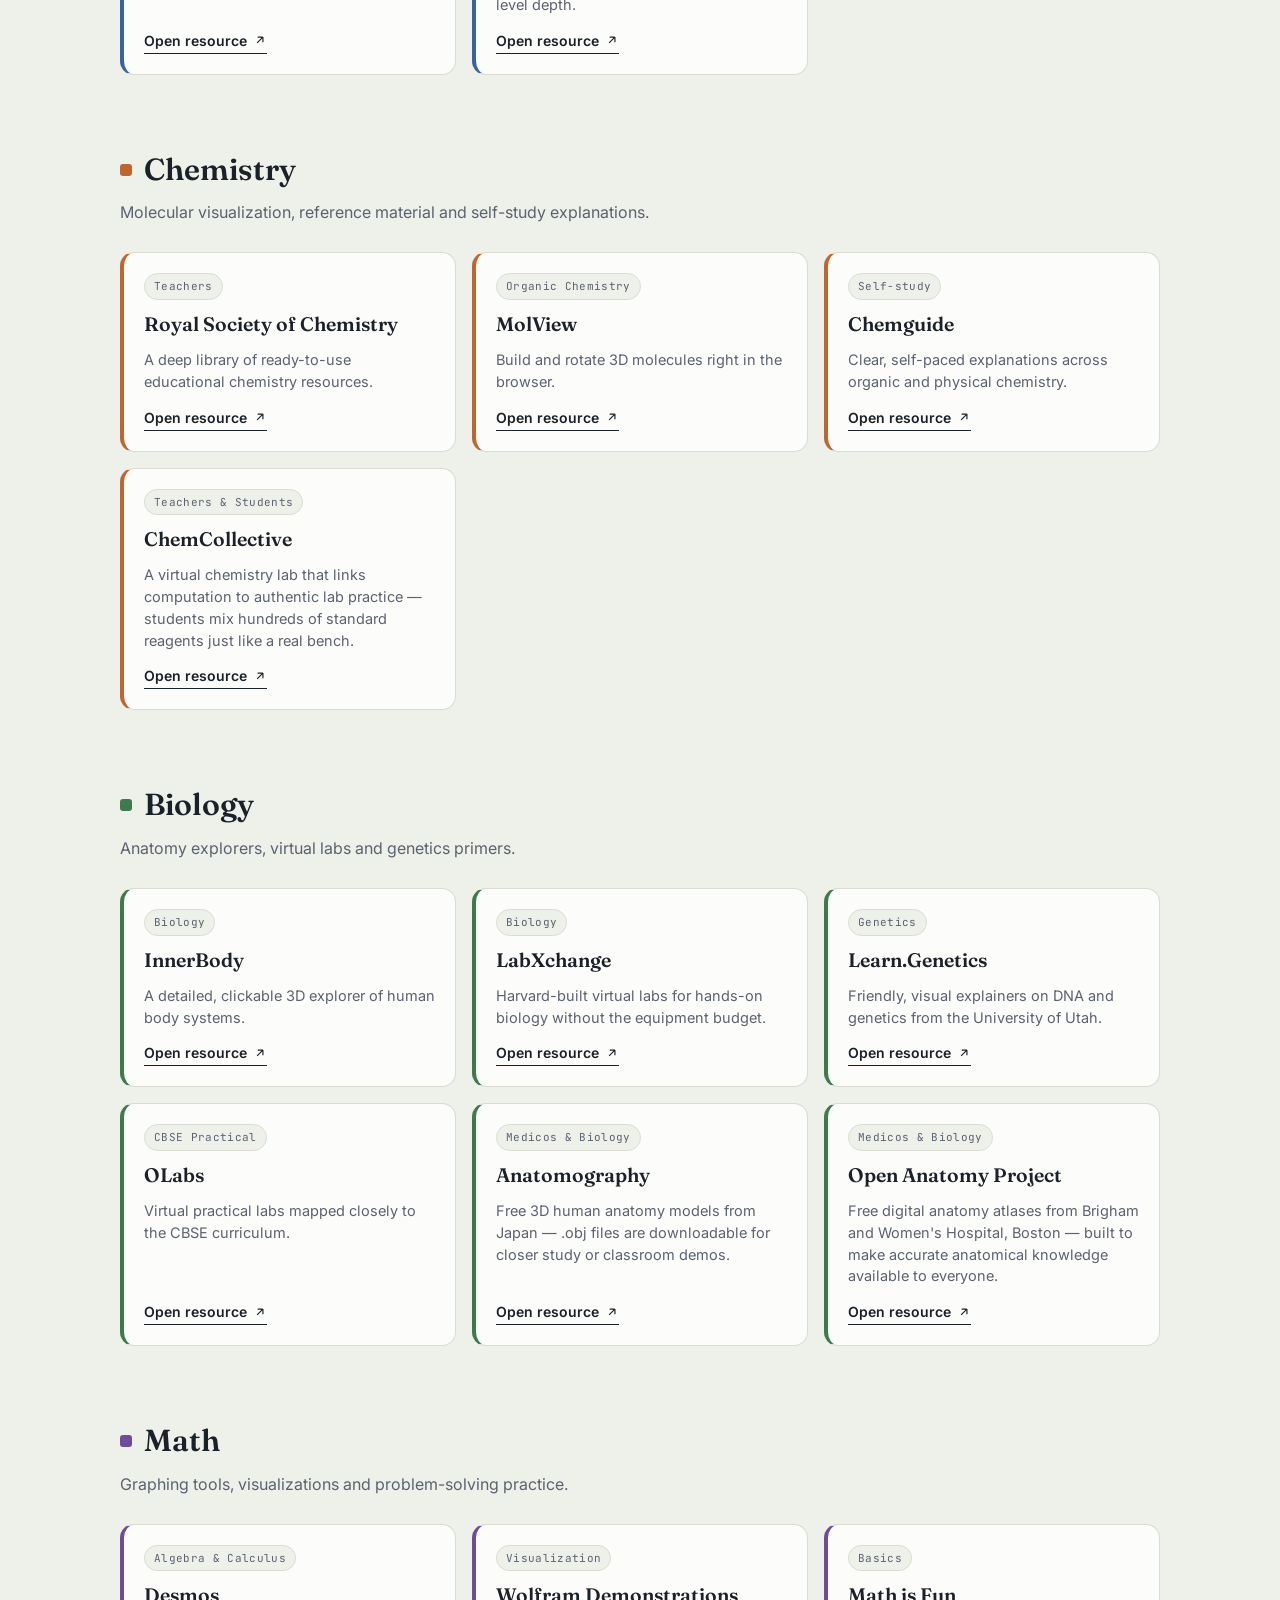
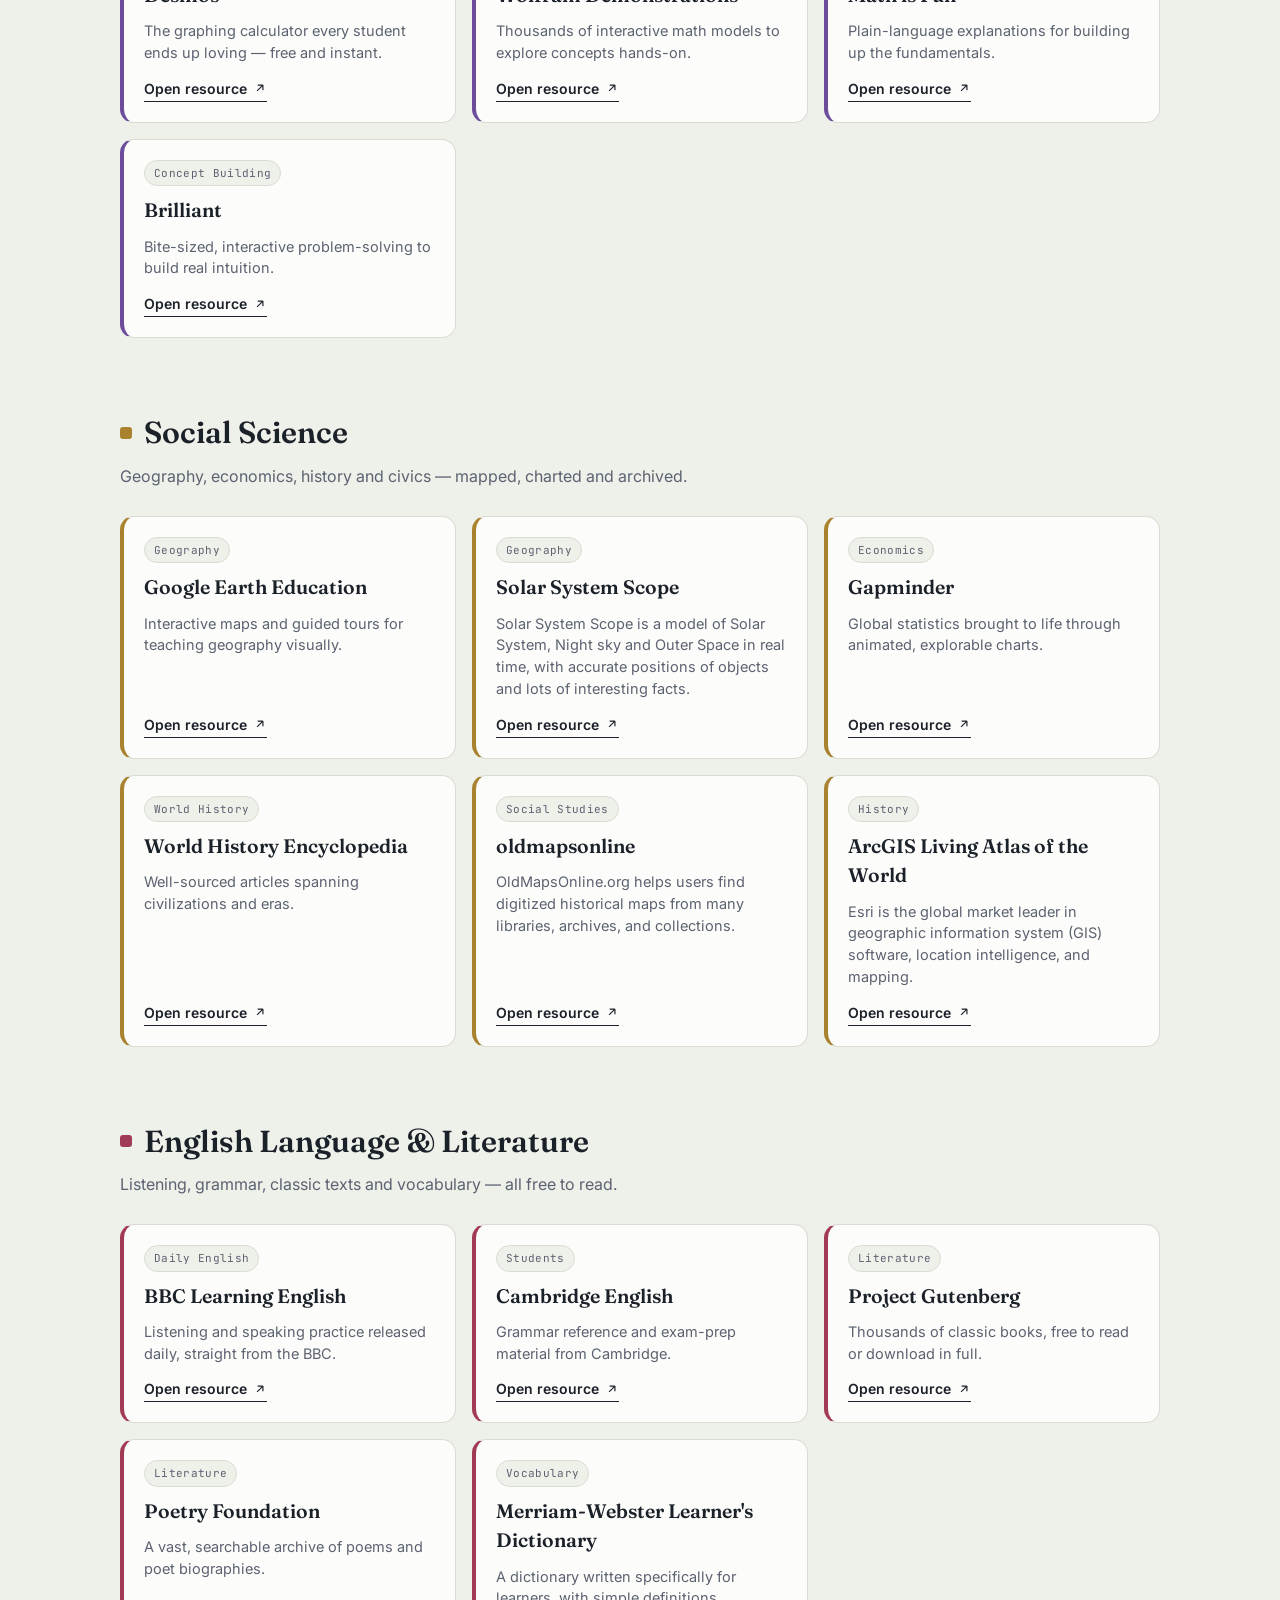
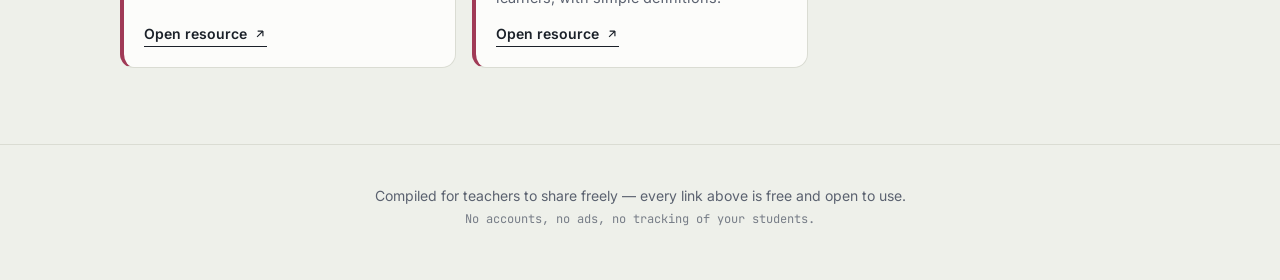
<file: resource-handbook/higher-classes.html>
<!DOCTYPE html>
<html lang="en">
<head>
<meta charset="UTF-8">
<meta name="viewport" content="width=device-width, initial-scale=1.0">
<title>Higher Classes Resource Handbook — Free Learning Links</title>
<meta name="description" content="A curated, subject-wise shelf of free and open resources for high school teachers and students.">
<link rel="preconnect" href="https://fonts.googleapis.com">
<link rel="preconnect" href="https://fonts.gstatic.com" crossorigin>
<link href="https://fonts.googleapis.com/css2?family=Fraunces:opsz,wght@9..144,400;9..144,500;9..144,600;9..144,700&family=Inter:wght@400;500;600;700&family=JetBrains+Mono:wght@500&display=swap" rel="stylesheet">
<link rel="stylesheet" href="style.css">
</head>
<body>

  <!-- ===== Hero ===== -->
  <header class="hero">
    <div class="hero-inner">
      <a class="back-link" href="index.html">&larr; All shelves</a>
      <!-- <p class="eyebrow">Free &amp; open · no logins, no paywalls</p> -->
      <h1>Higher Classes<br>Resource Handbook</h1>
      <p class="hero-sub">One shelf, every subject. A curated set of free, open-source learning sites for
        Physics, Chemistry, Biology, Math, Social Science and English — sorted like tabs in a binder so
     
  </header>

  <!-- ===== Search ===== -->
  <div class="search-bar-wrap">
    <div class="search-bar">
      <svg class="search-icon" viewBox="0 0 24 24" fill="none" stroke="currentColor" stroke-width="2">
        <circle cx="11" cy="11" r="7"></circle>
        <line x1="21" y1="21" x2="16.65" y2="16.65"></line>
      </svg>
      <input id="searchInput" type="text" placeholder="Search a site, subject or topic — e.g. “genetics”, “Desmos”, “poetry”…" autocomplete="off">
    </div>
  </div>

  <!-- ===== Tab navigation (the "binder tabs") ===== -->
  <nav class="tabs" id="tabNav" aria-label="Subject shelves">
    <a href="#featured" class="tab tab-featured" data-target="featured">Featured</a>
    <a href="#physics" class="tab tab-physics" data-target="physics">Physics</a>
    <a href="#chemistry" class="tab tab-chemistry" data-target="chemistry">Chemistry</a>
    <a href="#biology" class="tab tab-biology" data-target="biology">Biology</a>
    <a href="#math" class="tab tab-math" data-target="math">Math</a>
    <a href="#social" class="tab tab-social" data-target="social">Social Science</a>
    <a href="#english" class="tab tab-english" data-target="english">English</a>
  </nav>

  <main>

    <!-- ===== Featured platforms ===== -->
    <section id="featured" class="shelf shelf-featured" data-subject-section>
      <div class="shelf-head">
        <h2>Featured Platforms</h2>
        <p>Full learning ecosystems worth bookmarking on their own — courses, virtual labs and open textbooks.</p>
      </div>
      <div class="grid">

       

        <article class="card" data-search="ck-12 ck12 stem textbooks simulations practice grades 6-12">
          <div class="card-top">
            <span class="badge">Age 6-above</span>
          </div>
          <h3>CK-12</h3>
          <p>Interactive STEM textbooks, simulations and practice sets from a non-profit dedicated to
            low-cost K-12 education.</p>
          <a class="card-link" href="https://www.ck12.org" target="_blank" rel="noopener">Open resource
            <svg viewBox="0 0 24 24" fill="none" stroke="currentColor" stroke-width="2"><path d="M7 17L17 7M17 7H8M17 7v9"/></svg>
          </a>
        </article>

        <article class="card" data-search="libretexts open textbooks teachers students homework">
          <div class="card-top">
            <span class="badge">Teachers &amp; Students</span>
          </div>
          <h3>LibreTexts</h3>
          <p>A non-profit open-education platform for creating, customizing and sharing accessible,
            interactive textbooks and homework tools.</p>
          <a class="card-link" href="https://libretexts.org/" target="_blank" rel="noopener">Open resource
            <svg viewBox="0 0 24 24" fill="none" stroke="currentColor" stroke-width="2"><path d="M7 17L17 7M17 7H8M17 7v9"/></svg>
          </a>
        </article>

        

       

      
       
      </div>
    </section>

    <!-- ===== Physics ===== -->
    <section id="physics" class="shelf shelf-physics" data-subject-section>
      <div class="shelf-head">
        <h2><span class="tab-dot"></span>Physics</h2>
        <p>Simulations, circuits and concept explanations for mechanics through electromagnetism.</p>
      </div>
      <div class="grid">
        <article class="card" data-search="the physics classroom tutorials animations quizzes cbse isc state boards">
          <div class="card-top"><span class="badge">CBSE · ISC · State Boards</span></div>
          <h3>The Physics Classroom</h3>
          <p>Tutorials, animations and quizzes covering the full high-school physics syllabus.</p>
          <a class="card-link" href="https://www.physicsclassroom.com/" target="_blank" rel="noopener">Open resource
            <svg viewBox="0 0 24 24" fill="none" stroke="currentColor" stroke-width="2"><path d="M7 17L17 7M17 7H8M17 7v9"/></svg>
          </a>
        </article>
        <article class="card" data-search="myphysicslab simulations experiments mechanics">
          <div class="card-top"><span class="badge">Mechanics</span></div>
          <h3>MyPhysicsLab</h3>
          <p>Live physics simulations and experiments students can tweak and re-run.</p>
          <a class="card-link" href="https://www.myphysicslab.com/" target="_blank" rel="noopener">Open resource
            <svg viewBox="0 0 24 24" fill="none" stroke="currentColor" stroke-width="2"><path d="M7 17L17 7M17 7H8M17 7v9"/></svg>
          </a>
        </article>
        <article class="card" data-search="falstad physics simulations interactive circuit electricity magnetism">
          <div class="card-top"><span class="badge">Electricity &amp; Magnetism</span></div>
          <h3>Falstad Physics Simulations</h3>
          <p>Interactive circuit and physics simulators students can build and probe live.</p>
          <a class="card-link" href="https://www.falstad.com/" target="_blank" rel="noopener">Open resource
            <svg viewBox="0 0 24 24" fill="none" stroke="currentColor" stroke-width="2"><path d="M7 17L17 7M17 7H8M17 7v9"/></svg>
          </a>
        </article>
        <article class="card" data-search="hyperphysics concept explanations revision">
          <div class="card-top"><span class="badge">Revision</span></div>
          <h3>HyperPhysics</h3>
          <p>Dense, linked concept maps — great for quick revision before a test.</p>
          <a class="card-link" href="http://hyperphysics.phy-astr.gsu.edu/" target="_blank" rel="noopener">Open resource
            <svg viewBox="0 0 24 24" fill="none" stroke="currentColor" stroke-width="2"><path d="M7 17L17 7M17 7H8M17 7v9"/></svg>
          </a>
        </article>
        <article class="card" data-search="nptel iit online courses jee higher secondary">
          <div class="card-top"><span class="badge">JEE &amp; Higher Secondary</span></div>
          <h3>NPTEL</h3>
          <p>IIT-taught online courses, useful for stretching stronger students toward JEE-level depth.</p>
          <a class="card-link" href="https://nptel.ac.in/" target="_blank" rel="noopener">Open resource
            <svg viewBox="0 0 24 24" fill="none" stroke="currentColor" stroke-width="2"><path d="M7 17L17 7M17 7H8M17 7v9"/></svg>
          </a>
        </article>
      </div>
    </section>

    <!-- ===== Chemistry ===== -->
    <section id="chemistry" class="shelf shelf-chemistry" data-subject-section>
      <div class="shelf-head">
        <h2><span class="tab-dot"></span>Chemistry</h2>
        <p>Molecular visualization, reference material and self-study explanations.</p>
      </div>
      <div class="grid">
        <article class="card" data-search="royal society of chemistry educational resources teachers">
          <div class="card-top"><span class="badge">Teachers</span></div>
          <h3>Royal Society of Chemistry</h3>
          <p>A deep library of ready-to-use educational chemistry resources.</p>
          <a class="card-link" href="https://edu.rsc.org/" target="_blank" rel="noopener">Open resource
            <svg viewBox="0 0 24 24" fill="none" stroke="currentColor" stroke-width="2"><path d="M7 17L17 7M17 7H8M17 7v9"/></svg>
          </a>
        </article>
        <article class="card" data-search="molview 3d molecular visualization organic chemistry">
          <div class="card-top"><span class="badge">Organic Chemistry</span></div>
          <h3>MolView</h3>
          <p>Build and rotate 3D molecules right in the browser.</p>
          <a class="card-link" href="https://molview.org/" target="_blank" rel="noopener">Open resource
            <svg viewBox="0 0 24 24" fill="none" stroke="currentColor" stroke-width="2"><path d="M7 17L17 7M17 7H8M17 7v9"/></svg>
          </a>
        </article>
        <article class="card" data-search="chemguide organic physical chemistry self-study">
          <div class="card-top"><span class="badge">Self-study</span></div>
          <h3>Chemguide</h3>
          <p>Clear, self-paced explanations across organic and physical chemistry.</p>
          <a class="card-link" href="https://www.chemguide.co.uk/" target="_blank" rel="noopener">Open resource
            <svg viewBox="0 0 24 24" fill="none" stroke="currentColor" stroke-width="2"><path d="M7 17L17 7M17 7H8M17 7v9"/></svg>
          </a>
        </article>

        <article class="card" data-search="chemcollective virtual lab chemistry simulation reagents">
          <div class="card-top">
            <span class="badge">Teachers &amp; Students</span>
          </div>
          <h3>ChemCollective</h3>
          <p>A virtual chemistry lab that links computation to authentic lab practice — students mix
            hundreds of standard reagents just like a real bench.</p>
          <a class="card-link" href="https://chemcollective.org/vlabs" target="_blank" rel="noopener">Open resource
            <svg viewBox="0 0 24 24" fill="none" stroke="currentColor" stroke-width="2"><path d="M7 17L17 7M17 7H8M17 7v9"/></svg>
          </a>
        </article>
      </div>
    </section>

    <!-- ===== Biology ===== -->
    <section id="biology" class="shelf shelf-biology" data-subject-section>
      <div class="shelf-head">
        <h2><span class="tab-dot"></span>Biology</h2>
        <p>Anatomy explorers, virtual labs and genetics primers.</p>
      </div>
      <div class="grid">
        <article class="card" data-search="innerbody human anatomy explorer 3d illustrations biology">
          <div class="card-top"><span class="badge">Biology</span></div>
          <h3>InnerBody</h3>
          <p>A detailed, clickable 3D explorer of human body systems.</p>
          <a class="card-link" href="https://www.innerbody.com/htm/body.html" target="_blank" rel="noopener">Open resource
            <svg viewBox="0 0 24 24" fill="none" stroke="currentColor" stroke-width="2"><path d="M7 17L17 7M17 7H8M17 7v9"/></svg>
          </a>
        </article>
        <article class="card" data-search="labxchange harvard virtual labs biology">
          <div class="card-top"><span class="badge">Biology</span></div>
          <h3>LabXchange</h3>
          <p>Harvard-built virtual labs for hands-on biology without the equipment budget.</p>
          <a class="card-link" href="https://www.labxchange.org/" target="_blank" rel="noopener">Open resource
            <svg viewBox="0 0 24 24" fill="none" stroke="currentColor" stroke-width="2"><path d="M7 17L17 7M17 7H8M17 7v9"/></svg>
          </a>
        </article>
        <article class="card" data-search="learn.genetics dna genetics utah">
          <div class="card-top"><span class="badge">Genetics</span></div>
          <h3>Learn.Genetics</h3>
          <p>Friendly, visual explainers on DNA and genetics from the University of Utah.</p>
          <a class="card-link" href="https://learn.genetics.utah.edu/" target="_blank" rel="noopener">Open resource
            <svg viewBox="0 0 24 24" fill="none" stroke="currentColor" stroke-width="2"><path d="M7 17L17 7M17 7H8M17 7v9"/></svg>
          </a>
        </article>
        <article class="card" data-search="olabs virtual practical labs cbse practical">
          <div class="card-top"><span class="badge">CBSE Practical</span></div>
          <h3>OLabs</h3>
          <p>Virtual practical labs mapped closely to the CBSE curriculum.</p>
          <a class="card-link" href="https://www.olabs.edu.in/" target="_blank" rel="noopener">Open resource
            <svg viewBox="0 0 24 24" fill="none" stroke="currentColor" stroke-width="2"><path d="M7 17L17 7M17 7H8M17 7v9"/></svg>
          </a>
        </article>
          <article class="card" data-search="anatomography 3d human anatomy japan obj file biology medical">
          <div class="card-top">
            <span class="badge">Medicos &amp; Biology</span>
          </div>
          <h3>Anatomography</h3>
          <p>Free 3D human anatomy models from Japan — .obj files are downloadable for closer study
            or classroom demos.</p>
          <a class="card-link" href="https://lifesciencedb.jp/bp3d/?lng=en" target="_blank" rel="noopener">Open resource
            <svg viewBox="0 0 24 24" fill="none" stroke="currentColor" stroke-width="2"><path d="M7 17L17 7M17 7H8M17 7v9"/></svg>
          </a>
        </article>
         <article class="card" data-search="open anatomy project anatomical atlas biology medical">
          <div class="card-top">
            <span class="badge">Medicos &amp; Biology</span>
          </div>
          <h3>Open Anatomy Project</h3>
          <p>Free digital anatomy atlases from Brigham and Women's Hospital, Boston — built to make
            accurate anatomical knowledge available to everyone.</p>
          <a class="card-link" href="https://www.openanatomy.org/" target="_blank" rel="noopener">Open resource
            <svg viewBox="0 0 24 24" fill="none" stroke="currentColor" stroke-width="2"><path d="M7 17L17 7M17 7H8M17 7v9"/></svg>
          </a>
        </article>
      </div>
    </section>

    <!-- ===== Math ===== -->
    <section id="math" class="shelf shelf-math" data-subject-section>
      <div class="shelf-head">
        <h2><span class="tab-dot"></span>Math</h2>
        <p>Graphing tools, visualizations and problem-solving practice.</p>
      </div>
      <div class="grid">
        <article class="card" data-search="desmos graphing calculator algebra calculus">
          <div class="card-top"><span class="badge">Algebra &amp; Calculus</span></div>
          <h3>Desmos</h3>
          <p>The graphing calculator every student ends up loving — free and instant.</p>
          <a class="card-link" href="https://www.desmos.com/" target="_blank" rel="noopener">Open resource
            <svg viewBox="0 0 24 24" fill="none" stroke="currentColor" stroke-width="2"><path d="M7 17L17 7M17 7H8M17 7v9"/></svg>
          </a>
        </article>
        <article class="card" data-search="wolfram demonstrations interactive math models visualization">
          <div class="card-top"><span class="badge">Visualization</span></div>
          <h3>Wolfram Demonstrations</h3>
          <p>Thousands of interactive math models to explore concepts hands-on.</p>
          <a class="card-link" href="https://demonstrations.wolfram.com/" target="_blank" rel="noopener">Open resource
            <svg viewBox="0 0 24 24" fill="none" stroke="currentColor" stroke-width="2"><path d="M7 17L17 7M17 7H8M17 7v9"/></svg>
          </a>
        </article>
        <article class="card" data-search="math is fun easy explanations basics">
          <div class="card-top"><span class="badge">Basics</span></div>
          <h3>Math is Fun</h3>
          <p>Plain-language explanations for building up the fundamentals.</p>
          <a class="card-link" href="https://www.mathsisfun.com/" target="_blank" rel="noopener">Open resource
            <svg viewBox="0 0 24 24" fill="none" stroke="currentColor" stroke-width="2"><path d="M7 17L17 7M17 7H8M17 7v9"/></svg>
          </a>
        </article>
        <article class="card" data-search="brilliant problem solving concept building">
          <div class="card-top"><span class="badge">Concept Building</span></div>
          <h3>Brilliant</h3>
          <p>Bite-sized, interactive problem-solving to build real intuition.</p>
          <a class="card-link" href="https://brilliant.org/" target="_blank" rel="noopener">Open resource
            <svg viewBox="0 0 24 24" fill="none" stroke="currentColor" stroke-width="2"><path d="M7 17L17 7M17 7H8M17 7v9"/></svg>
          </a>
        </article>
        
      </div>
    </section>

    <!-- ===== Social Science ===== -->
    <section id="social" class="shelf shelf-social" data-subject-section>
      <div class="shelf-head">
        <h2><span class="tab-dot"></span>Social Science</h2>
        <p>Geography, economics, history and civics — mapped, charted and archived.</p>
      </div>
      <div class="grid">
        <article class="card" data-search="google earth education interactive geography">
          <div class="card-top"><span class="badge">Geography</span></div>
          <h3>Google Earth Education</h3>
          <p>Interactive maps and guided tours for teaching geography visually.</p>
          <a class="card-link" href="https://www.google.com/earth/education" target="_blank" rel="noopener">Open resource
            <svg viewBox="0 0 24 24" fill="none" stroke="currentColor" stroke-width="2"><path d="M7 17L17 7M17 7H8M17 7v9"/></svg>
          </a>
        </article>
 <article class="card" data-search="google earth education interactive geography">
          <div class="card-top"><span class="badge">Geography</span></div>
          <h3>Solar System Scope</h3>
          <p>Solar System Scope is a model of Solar System, Night sky and Outer Space in real time, with accurate positions of objects and lots of interesting facts.</p>
          <a class="card-link" href="https://www.solarsystemscope.com/" target="_blank" rel="noopener">Open resource
            <svg viewBox="0 0 24 24" fill="none" stroke="currentColor" stroke-width="2"><path d="M7 17L17 7M17 7H8M17 7v9"/></svg>
          </a>
        </article>

        <article class="card" data-search="gapminder global statistics economics">
          <div class="card-top"><span class="badge">Economics</span></div>
          <h3>Gapminder</h3>
          <p>Global statistics brought to life through animated, explorable charts.</p>
          <a class="card-link" href="https://www.gapminder.org/" target="_blank" rel="noopener">Open resource
            <svg viewBox="0 0 24 24" fill="none" stroke="currentColor" stroke-width="2"><path d="M7 17L17 7M17 7H8M17 7v9"/></svg>
          </a>
        </article>
        <article class="card" data-search="world history encyclopedia articles">
          <div class="card-top"><span class="badge">World History</span></div>
          <h3>World History Encyclopedia</h3>
          <p>Well-sourced articles spanning civilizations and eras.</p>
          <a class="card-link" href="https://www.worldhistory.org/" target="_blank" rel="noopener">Open resource
            <svg viewBox="0 0 24 24" fill="none" stroke="currentColor" stroke-width="2"><path d="M7 17L17 7M17 7H8M17 7v9"/></svg>
          </a>
        </article>
        <article class="card" data-search="unesco education educational resources social studies">
          <div class="card-top"><span class="badge">Social Studies</span></div>
          <h3>oldmapsonline</h3>
          <p>OldMapsOnline.org helps users find digitized historical maps from many libraries, archives, and collections.</p>
          <a class="card-link" href="https://www.oldmapsonline.org/" target="_blank" rel="noopener">Open resource
            <svg viewBox="0 0 24 24" fill="none" stroke="currentColor" stroke-width="2"><path d="M7 17L17 7M17 7H8M17 7v9"/></svg>
          </a>
        </article>
        <article class="card" data-search="library of congress classroom materials historical documents history">
          <div class="card-top"><span class="badge">History</span></div>
          <h3>ArcGIS Living Atlas of the World</h3>
          <p>Esri is the global market leader in geographic information system (GIS) software, location intelligence, and mapping.</p>
          <a class="card-link" href="https://livingatlas.arcgis.com/en/browse/?q=india#d=3&q=india" target="_blank" rel="noopener">Open resource
            <svg viewBox="0 0 24 24" fill="none" stroke="currentColor" stroke-width="2"><path d="M7 17L17 7M17 7H8M17 7v9"/></svg>
          </a>
        </article>
      </div>
    </section>

    <!-- ===== English ===== -->
    <section id="english" class="shelf shelf-english" data-subject-section>
      <div class="shelf-head">
        <h2><span class="tab-dot"></span>English Language &amp; Literature</h2>
        <p>Listening, grammar, classic texts and vocabulary — all free to read.</p>
      </div>
      <div class="grid">
        <article class="card" data-search="bbc learning english listening speaking daily english">
          <div class="card-top"><span class="badge">Daily English</span></div>
          <h3>BBC Learning English</h3>
          <p>Listening and speaking practice released daily, straight from the BBC.</p>
          <a class="card-link" href="https://www.bbc.co.uk/learningenglish" target="_blank" rel="noopener">Open resource
            <svg viewBox="0 0 24 24" fill="none" stroke="currentColor" stroke-width="2"><path d="M7 17L17 7M17 7H8M17 7v9"/></svg>
          </a>
        </article>
        <article class="card" data-search="cambridge english grammar exams students">
          <div class="card-top"><span class="badge">Students</span></div>
          <h3>Cambridge English</h3>
          <p>Grammar reference and exam-prep material from Cambridge.</p>
          <a class="card-link" href="https://www.cambridgeenglish.org/learning-english" target="_blank" rel="noopener">Open resource
            <svg viewBox="0 0 24 24" fill="none" stroke="currentColor" stroke-width="2"><path d="M7 17L17 7M17 7H8M17 7v9"/></svg>
          </a>
        </article>
        <article class="card" data-search="project gutenberg free classic books literature">
          <div class="card-top"><span class="badge">Literature</span></div>
          <h3>Project Gutenberg</h3>
          <p>Thousands of classic books, free to read or download in full.</p>
          <a class="card-link" href="https://www.gutenberg.org/" target="_blank" rel="noopener">Open resource
            <svg viewBox="0 0 24 24" fill="none" stroke="currentColor" stroke-width="2"><path d="M7 17L17 7M17 7H8M17 7v9"/></svg>
          </a>
        </article>
        <article class="card" data-search="poetry foundation poems poets literature">
          <div class="card-top"><span class="badge">Literature</span></div>
          <h3>Poetry Foundation</h3>
          <p>A vast, searchable archive of poems and poet biographies.</p>
          <a class="card-link" href="https://www.poetryfoundation.org/" target="_blank" rel="noopener">Open resource
            <svg viewBox="0 0 24 24" fill="none" stroke="currentColor" stroke-width="2"><path d="M7 17L17 7M17 7H8M17 7v9"/></svg>
          </a>
        </article>
        <article class="card" data-search="merriam-webster learners dictionary vocabulary">
          <div class="card-top"><span class="badge">Vocabulary</span></div>
          <h3>Merriam-Webster Learner's Dictionary</h3>
          <p>A dictionary written specifically for learners, with simple definitions.</p>
          <a class="card-link" href="https://learnersdictionary.com/" target="_blank" rel="noopener">Open resource
            <svg viewBox="0 0 24 24" fill="none" stroke="currentColor" stroke-width="2"><path d="M7 17L17 7M17 7H8M17 7v9"/></svg>
          </a>
        </article>
      </div>
    </section>

    <p id="noResults" class="no-results" hidden>No resources match “<span id="noResultsQuery"></span>”. Try another search.</p>

  </main>

  <footer class="site-footer">
    <p>Compiled for teachers to share freely — every link above is free and open to use.</p>
    <p class="footer-fine">No accounts, no ads, no tracking of your students.</p>
  </footer>

<script src="script.js"></script>
</body>
</html>
</file>
<file: style.css>
/* ============ Tokens ============ */
:root{
  --ink: #1B2129;
  --ink-soft: #2A3240;
  --paper: #EEF0EA;
  --paper-card: #FCFCFA;
  --text: #1B2129;
  --text-soft: #5B6270;
  --line: #DADCD3;

  --band: #E7E9DE;
  --band-line: #fcf7f7;

  --physics: #35659E;
  --chemistry: #C06430;
  --biology: #3E7A4C;
  --math: #6C4C9B;
  --social: #A9822F;
  --english: #A03A56;
  --featured: #8A8264;

  --reading: #2C8C86;
  --games: #C0587A;
  --mathscience: #3E7A4C;
  --videos: #C4622D;

  --pre-accent: #2C8C86;
  --higher-accent: #35659E;

  --radius: 14px;
  --font-display: "Fraunces", Georgia, serif;
  --font-body: "Inter", -apple-system, BlinkMacSystemFont, "Segoe UI", sans-serif;
  --font-mono: "JetBrains Mono", ui-monospace, monospace;
}

*{ box-sizing: border-box; }
html{ scroll-behavior: smooth; }

body{
  margin:0;
  background: var(--paper);
  color: var(--text);
  font-family: var(--font-body);
  line-height: 1.5;
  -webkit-font-smoothing: antialiased;
}

a{ color: inherit; }

/* ============ Hero ============ */
.hero{
  background: var(--band);
  color: var(--text);
  padding: 72px 24px 56px;
  border-bottom: 1px solid var(--band-line);
}
.hero-inner{
  max-width: 780px;
  margin: 0 auto;
}
.back-link{
  display: inline-flex;
  align-items: center;
  gap: 6px;
  font-family: var(--font-mono);
  font-size: 12.5px;
  color: var(--text-soft);
  text-decoration: none;
  margin-bottom: 22px;
  border-bottom: 1px solid transparent;
}
.back-link:hover{ color: var(--text); border-color: var(--text); }

.eyebrow{
  font-family: var(--font-mono);
  font-size: 12.5px;
  letter-spacing: .08em;
  text-transform: uppercase;
  color: var(--text-soft);
  margin: 0 0 18px;
}
.hero h1{
  font-family: var(--font-display);
  font-weight: 600;
  font-size: clamp(2.4rem, 6vw, 3.6rem);
  line-height: 1.05;
  margin: 0 0 20px;
  letter-spacing: -0.01em;
  color: var(--text);
}
.hero-sub{
  font-size: 1.05rem;
  color: var(--text-soft);
  max-width: 58ch;
  margin: 0 0 28px;
}
.hero-meta{
  font-size: 14px;
  color: var(--text-soft);
  display: flex;
  gap: 10px;
  flex-wrap: wrap;
  align-items: center;
}
.hero-meta strong{
  color: var(--text);
  font-family: var(--font-mono);
  font-weight: 500;
}
.hero-meta .dot{ opacity: .5; }

/* ============ Search ============ */
.search-bar-wrap{
  background: var(--band);
  padding: 0 24px 40px;
  padding-top: 20px;
}
.search-bar{
  max-width: 780px;
  margin: 0 auto;
  background: var(--paper-card);
  border: 1px solid var(--band-line);
  border-radius: 999px;
  display: flex;
  align-items: center;
  gap: 10px;
  padding: 12px 20px;
  
  box-shadow: 0 1px 3px rgba(27,33,41,.05);
}
.search-icon{
  width: 18px; height: 18px;
  color: var(--text-soft);
  flex-shrink: 0;
}
.search-bar input{
  flex: 1;
  background: none;
  border: none;
  outline: none;
  color: var(--text);
  font-family: var(--font-body);
  font-size: 15px;
}
.search-bar input::placeholder{ color: #92968A; }

/* ============ Tabs (binder-tab nav) ============ */
.tabs{
  position: sticky;
  top: 0;
  z-index: 20;
  display: flex;
  gap: 4px;
  padding: 14px 20px 0;
  background: var(--paper);
  overflow-x: auto;
  scrollbar-width: none;
  border-bottom: 1px solid var(--line);
}
.tabs::-webkit-scrollbar{ display:none; }

.tab{
  flex-shrink: 0;
  font-family: var(--font-mono);
  font-size: 13px;
  font-weight: 500;
  letter-spacing: .01em;
  text-decoration: none;
  color: var(--text-soft);
  background: var(--paper-card);
  border: 1px solid var(--line);
  border-bottom: none;
  padding: 10px 18px 12px;
  border-radius: 10px 10px 0 0;
  clip-path: polygon(10px 0, 100% 0, 100% 100%, 0 100%, 0 10px);
  transition: transform .15s ease, color .15s ease, background .15s ease;
  position: relative;
  top: 1px;
}
.tab:hover{ transform: translateY(-2px); }

.tab-featured{ --c: var(--featured); }
.tab-physics{ --c: var(--physics); }
.tab-chemistry{ --c: var(--chemistry); }
.tab-biology{ --c: var(--biology); }
.tab-math{ --c: var(--math); }
.tab-social{ --c: var(--social); }
.tab-english{ --c: var(--english); }
.tab-reading{ --c: var(--reading); }
.tab-games{ --c: var(--games); }
.tab-mathscience{ --c: var(--mathscience); }
.tab-videos{ --c: var(--videos); }

.tab{ border-top: 3px solid var(--c); }
.tab.active{
  color: #fff;
  background: var(--c);
  border-color: var(--c);
}

/* ============ Shelves / sections ============ */
main{ max-width: 1080px; margin: 0 auto; padding: 0 20px; }

.shelf{ padding: 56px 0 8px; scroll-margin-top: 74px; }
.shelf-head{ margin-bottom: 28px; }
.shelf-head h2{
  font-family: var(--font-display);
  font-size: 1.9rem;
  font-weight: 600;
  margin: 0 0 8px;
  display: flex;
  align-items: center;
  gap: 12px;
}
.shelf-head p{
  margin: 0;
  color: var(--text-soft);
  max-width: 60ch;
}
.tab-dot{
  width: 12px; height: 12px;
  border-radius: 3px;
  background: var(--c);
  display: inline-block;
}
.shelf-physics .tab-dot{ --c: var(--physics); }
.shelf-chemistry .tab-dot{ --c: var(--chemistry); }
.shelf-biology .tab-dot{ --c: var(--biology); }
.shelf-math .tab-dot{ --c: var(--math); }
.shelf-social .tab-dot{ --c: var(--social); }
.shelf-english .tab-dot{ --c: var(--english); }
.shelf-reading .tab-dot{ --c: var(--reading); }
.shelf-games .tab-dot{ --c: var(--games); }
.shelf-mathscience .tab-dot{ --c: var(--mathscience); }
.shelf-videos .tab-dot{ --c: var(--videos); }

.shelf-featured .shelf-head h2::before{
  content: "";
  width: 12px; height: 12px;
  border-radius: 3px;
  background: var(--featured);
  display: inline-block;
}

/* ============ Cards ============ */
.grid{
  display: grid;
  grid-template-columns: repeat(auto-fill, minmax(250px, 1fr));
  gap: 16px;
  padding-bottom: 8px;
}

.card{
  background: var(--paper-card);
  border: 1px solid var(--line);
  border-left: 4px solid var(--featured);
  border-radius: var(--radius);
  padding: 20px;
  display: flex;
  flex-direction: column;
  gap: 10px;
  transition: box-shadow .18s ease, transform .18s ease;
}
.shelf-physics .card{ border-left-color: var(--physics); }
.shelf-chemistry .card{ border-left-color: var(--chemistry); }
.shelf-biology .card{ border-left-color: var(--biology); }
.shelf-math .card{ border-left-color: var(--math); }
.shelf-social .card{ border-left-color: var(--social); }
.shelf-english .card{ border-left-color: var(--english); }
.shelf-reading .card{ border-left-color: var(--reading); }
.shelf-games .card{ border-left-color: var(--games); }
.shelf-mathscience .card{ border-left-color: var(--mathscience); }
.shelf-videos .card{ border-left-color: var(--videos); }

.card:hover{
  box-shadow: 0 8px 24px rgba(27,33,41,.08);
  transform: translateY(-2px);
}

.card-top{ display:flex; }
.badge{
  font-family: var(--font-mono);
  font-size: 11px;
  letter-spacing: .03em;
  color: var(--text-soft);
  background: var(--paper);
  border: 1px solid var(--line);
  padding: 4px 9px;
  border-radius: 999px;
}

.card h3{
  font-family: var(--font-display);
  font-size: 1.22rem;
  font-weight: 600;
  margin: 0;
}
.card p{
  margin: 0;
  color: var(--text-soft);
  font-size: 14.5px;
  flex: 1;
}

.card-link{
  margin-top: 4px;
  align-self: flex-start;
  display: inline-flex;
  align-items: center;
  gap: 6px;
  font-size: 14px;
  font-weight: 600;
  text-decoration: none;
  color: var(--text);
  border-bottom: 1.5px solid var(--text);
  padding-bottom: 2px;
}
.card-link svg{ width: 14px; height: 14px; }
.card-link:hover{ color: var(--physics); border-color: var(--physics); }
.shelf-chemistry .card-link:hover{ color: var(--chemistry); border-color: var(--chemistry); }
.shelf-biology .card-link:hover{ color: var(--biology); border-color: var(--biology); }
.shelf-math .card-link:hover{ color: var(--math); border-color: var(--math); }
.shelf-social .card-link:hover{ color: var(--social); border-color: var(--social); }
.shelf-english .card-link:hover{ color: var(--english); border-color: var(--english); }
.shelf-reading .card-link:hover{ color: var(--reading); border-color: var(--reading); }
.shelf-games .card-link:hover{ color: var(--games); border-color: var(--games); }
.shelf-mathscience .card-link:hover{ color: var(--mathscience); border-color: var(--mathscience); }
.shelf-videos .card-link:hover{ color: var(--videos); border-color: var(--videos); }

/* ============ No results ============ */
.no-results{
  text-align: center;
  color: var(--text-soft);
  padding: 60px 0;
  font-size: 15px;
}

/* ============ Footer ============ */
.site-footer{
  margin-top: 60px;
  padding: 36px 20px 48px;
  text-align: center;
  border-top: 1px solid var(--line);
  color: var(--text-soft);
  font-size: 14px;
}
.site-footer p{ margin: 4px 0; }
.footer-fine{ font-family: var(--font-mono); font-size: 12px; opacity: .8; }

/* ============ Motion & focus ============ */
a:focus-visible, input:focus-visible{
  outline: 2px solid var(--physics);
  outline-offset: 2px;
}
@media (prefers-reduced-motion: reduce){
  *{ transition: none !important; scroll-behavior: auto !important; }
}

/* ============ Responsive ============ */
@media (max-width: 640px){
  .hero{ padding: 52px 20px 40px; }
  .shelf{ padding: 40px 0 4px; }
  .grid{ grid-template-columns: 1fr; }
}

/* ============ Chooser landing page ============ */
.chooser-body{
  background: var(--paper);
}
.chooser-page{
  min-height: 100vh;
  display: flex;
  flex-direction: column;
  align-items: center;
  justify-content: center;
  padding: 64px 24px;
  max-width: 1000px;
  margin: 0 auto;
}
.chooser-intro{
  text-align: center;
  max-width: 620px;
  margin-bottom: 48px;
}
.chooser-intro .eyebrow{ justify-content: center; display: flex; }
.chooser-title{
  font-family: var(--font-display);
  font-weight: 600;
  font-size: clamp(2.2rem, 6vw, 3.2rem);
  color: var(--text);
  margin: 0 0 16px;
  letter-spacing: -0.01em;
}
.chooser-sub{
  color: var(--text-soft);
  font-size: 1.05rem;
  margin: 0;
}

.chooser-grid{
  display: grid;
  grid-template-columns: 1fr 1fr;
  gap: 22px;
  width: 100%;
}

.chooser-card{
  --c: var(--pre-accent);
  position: relative;
  display: flex;
  flex-direction: column;
  gap: 14px;
  text-decoration: none;
  color: var(--text);
  background: var(--paper-card);
  border: 1px solid var(--line);
  border-top: 4px solid var(--c);
  border-radius: var(--radius);
  padding: 36px 30px 30px;
  min-height: 260px;
  box-shadow: 0 1px 3px rgba(27,33,41,.04);
  transition: transform .18s ease, box-shadow .18s ease, border-color .18s ease;
}
.chooser-card:hover{
  transform: translateY(-4px);
  box-shadow: 0 16px 36px rgba(27,33,41,.12);
  border-color: var(--line);
}
.chooser-higher{ --c: var(--higher-accent); }

.chooser-tag{
  font-family: var(--font-mono);
  font-size: 12px;
  letter-spacing: .04em;
  color: var(--c);
  background: var(--paper);
  border: 1px solid var(--line);
  padding: 4px 10px;
  border-radius: 999px;
  align-self: flex-start;
}
.chooser-card h2{
  font-family: var(--font-display);
  font-weight: 600;
  font-size: 1.9rem;
  line-height: 1.1;
  margin: 0;
  color: var(--text);
}
.chooser-card p{
  margin: 0;
  color: var(--text-soft);
  font-size: 15px;
  flex: 1;
}
.chooser-enter{
  display: inline-flex;
  align-items: center;
  gap: 6px;
  font-weight: 600;
  font-size: 14.5px;
  color: var(--c);
}
.chooser-enter svg{ width: 15px; height: 15px; transition: transform .18s ease; }
.chooser-card:hover .chooser-enter svg{ transform: translate(2px,-2px); }

.chooser-footnote{
  margin-top: 40px;
  color: var(--text-soft);
  font-size: 13px;
  text-align: center;
}

@media (max-width: 640px){
  .chooser-grid{ grid-template-columns: 1fr; }
  .chooser-card{ min-height: 200px; padding: 28px 24px 24px; }
}
</file>
<file: resource-handbook/style.css>
/* ============ Tokens ============ */
:root{
  --ink: #1B2129;
  --ink-soft: #2A3240;
  --paper: #EEF0EA;
  --paper-card: #FCFCFA;
  --text: #1B2129;
  --text-soft: #5B6270;
  --line: #DADCD3;

  --band: #E7E9DE;
  --band-line: #fcf7f7;

  --physics: #35659E;
  --chemistry: #C06430;
  --biology: #3E7A4C;
  --math: #6C4C9B;
  --social: #A9822F;
  --english: #A03A56;
  --featured: #8A8264;

  --reading: #2C8C86;
  --games: #C0587A;
  --mathscience: #3E7A4C;
  --videos: #C4622D;

  --pre-accent: #2C8C86;
  --higher-accent: #35659E;

  --radius: 14px;
  --font-display: "Fraunces", Georgia, serif;
  --font-body: "Inter", -apple-system, BlinkMacSystemFont, "Segoe UI", sans-serif;
  --font-mono: "JetBrains Mono", ui-monospace, monospace;
}

*{ box-sizing: border-box; }
html{ scroll-behavior: smooth; }

body{
  margin:0;
  background: var(--paper);
  color: var(--text);
  font-family: var(--font-body);
  line-height: 1.5;
  -webkit-font-smoothing: antialiased;
}

a{ color: inherit; }

/* ============ Hero ============ */
.hero{
  background: var(--band);
  color: var(--text);
  padding: 72px 24px 56px;
  border-bottom: 1px solid var(--band-line);
}
.hero-inner{
  max-width: 780px;
  margin: 0 auto;
}
.back-link{
  display: inline-flex;
  align-items: center;
  gap: 6px;
  font-family: var(--font-mono);
  font-size: 12.5px;
  color: var(--text-soft);
  text-decoration: none;
  margin-bottom: 22px;
  border-bottom: 1px solid transparent;
}
.back-link:hover{ color: var(--text); border-color: var(--text); }

.eyebrow{
  font-family: var(--font-mono);
  font-size: 12.5px;
  letter-spacing: .08em;
  text-transform: uppercase;
  color: var(--text-soft);
  margin: 0 0 18px;
}
.hero h1{
  font-family: var(--font-display);
  font-weight: 600;
  font-size: clamp(2.4rem, 6vw, 3.6rem);
  line-height: 1.05;
  margin: 0 0 20px;
  letter-spacing: -0.01em;
  color: var(--text);
}
.hero-sub{
  font-size: 1.05rem;
  color: var(--text-soft);
  max-width: 58ch;
  margin: 0 0 28px;
}
.hero-meta{
  font-size: 14px;
  color: var(--text-soft);
  display: flex;
  gap: 10px;
  flex-wrap: wrap;
  align-items: center;
}
.hero-meta strong{
  color: var(--text);
  font-family: var(--font-mono);
  font-weight: 500;
}
.hero-meta .dot{ opacity: .5; }

/* ============ Search ============ */
.search-bar-wrap{
  background: var(--band);
  padding: 0 24px 40px;
  padding-top: 20px;
}
.search-bar{
  max-width: 780px;
  margin: 0 auto;
  background: var(--paper-card);
  border: 1px solid var(--band-line);
  border-radius: 999px;
  display: flex;
  align-items: center;
  gap: 10px;
  padding: 12px 20px;
  
  box-shadow: 0 1px 3px rgba(27,33,41,.05);
}
.search-icon{
  width: 18px; height: 18px;
  color: var(--text-soft);
  flex-shrink: 0;
}
.search-bar input{
  flex: 1;
  background: none;
  border: none;
  outline: none;
  color: var(--text);
  font-family: var(--font-body);
  font-size: 15px;
}
.search-bar input::placeholder{ color: #92968A; }

/* ============ Tabs (binder-tab nav) ============ */
.tabs{
  position: sticky;
  top: 0;
  z-index: 20;
  display: flex;
  gap: 4px;
  padding: 14px 20px 0;
  background: var(--paper);
  overflow-x: auto;
  scrollbar-width: none;
  border-bottom: 1px solid var(--line);
}
.tabs::-webkit-scrollbar{ display:none; }

.tab{
  flex-shrink: 0;
  font-family: var(--font-mono);
  font-size: 13px;
  font-weight: 500;
  letter-spacing: .01em;
  text-decoration: none;
  color: var(--text-soft);
  background: var(--paper-card);
  border: 1px solid var(--line);
  border-bottom: none;
  padding: 10px 18px 12px;
  border-radius: 10px 10px 0 0;
  clip-path: polygon(10px 0, 100% 0, 100% 100%, 0 100%, 0 10px);
  transition: transform .15s ease, color .15s ease, background .15s ease;
  position: relative;
  top: 1px;
}
.tab:hover{ transform: translateY(-2px); }

.tab-featured{ --c: var(--featured); }
.tab-physics{ --c: var(--physics); }
.tab-chemistry{ --c: var(--chemistry); }
.tab-biology{ --c: var(--biology); }
.tab-math{ --c: var(--math); }
.tab-social{ --c: var(--social); }
.tab-english{ --c: var(--english); }
.tab-reading{ --c: var(--reading); }
.tab-games{ --c: var(--games); }
.tab-mathscience{ --c: var(--mathscience); }
.tab-videos{ --c: var(--videos); }

.tab{ border-top: 3px solid var(--c); }
.tab.active{
  color: #fff;
  background: var(--c);
  border-color: var(--c);
}

/* ============ Shelves / sections ============ */
main{ max-width: 1080px; margin: 0 auto; padding: 0 20px; }

.shelf{ padding: 56px 0 8px; scroll-margin-top: 74px; }
.shelf-head{ margin-bottom: 28px; }
.shelf-head h2{
  font-family: var(--font-display);
  font-size: 1.9rem;
  font-weight: 600;
  margin: 0 0 8px;
  display: flex;
  align-items: center;
  gap: 12px;
}
.shelf-head p{
  margin: 0;
  color: var(--text-soft);
  max-width: 60ch;
}
.tab-dot{
  width: 12px; height: 12px;
  border-radius: 3px;
  background: var(--c);
  display: inline-block;
}
.shelf-physics .tab-dot{ --c: var(--physics); }
.shelf-chemistry .tab-dot{ --c: var(--chemistry); }
.shelf-biology .tab-dot{ --c: var(--biology); }
.shelf-math .tab-dot{ --c: var(--math); }
.shelf-social .tab-dot{ --c: var(--social); }
.shelf-english .tab-dot{ --c: var(--english); }
.shelf-reading .tab-dot{ --c: var(--reading); }
.shelf-games .tab-dot{ --c: var(--games); }
.shelf-mathscience .tab-dot{ --c: var(--mathscience); }
.shelf-videos .tab-dot{ --c: var(--videos); }

.shelf-featured .shelf-head h2::before{
  content: "";
  width: 12px; height: 12px;
  border-radius: 3px;
  background: var(--featured);
  display: inline-block;
}

/* ============ Cards ============ */
.grid{
  display: grid;
  grid-template-columns: repeat(auto-fill, minmax(250px, 1fr));
  gap: 16px;
  padding-bottom: 8px;
}

.card{
  background: var(--paper-card);
  border: 1px solid var(--line);
  border-left: 4px solid var(--featured);
  border-radius: var(--radius);
  padding: 20px;
  display: flex;
  flex-direction: column;
  gap: 10px;
  transition: box-shadow .18s ease, transform .18s ease;
}
.shelf-physics .card{ border-left-color: var(--physics); }
.shelf-chemistry .card{ border-left-color: var(--chemistry); }
.shelf-biology .card{ border-left-color: var(--biology); }
.shelf-math .card{ border-left-color: var(--math); }
.shelf-social .card{ border-left-color: var(--social); }
.shelf-english .card{ border-left-color: var(--english); }
.shelf-reading .card{ border-left-color: var(--reading); }
.shelf-games .card{ border-left-color: var(--games); }
.shelf-mathscience .card{ border-left-color: var(--mathscience); }
.shelf-videos .card{ border-left-color: var(--videos); }

.card:hover{
  box-shadow: 0 8px 24px rgba(27,33,41,.08);
  transform: translateY(-2px);
}

.card-top{ display:flex; }
.badge{
  font-family: var(--font-mono);
  font-size: 11px;
  letter-spacing: .03em;
  color: var(--text-soft);
  background: var(--paper);
  border: 1px solid var(--line);
  padding: 4px 9px;
  border-radius: 999px;
}

.card h3{
  font-family: var(--font-display);
  font-size: 1.22rem;
  font-weight: 600;
  margin: 0;
}
.card p{
  margin: 0;
  color: var(--text-soft);
  font-size: 14.5px;
  flex: 1;
}

.card-link{
  margin-top: 4px;
  align-self: flex-start;
  display: inline-flex;
  align-items: center;
  gap: 6px;
  font-size: 14px;
  font-weight: 600;
  text-decoration: none;
  color: var(--text);
  border-bottom: 1.5px solid var(--text);
  padding-bottom: 2px;
}
.card-link svg{ width: 14px; height: 14px; }
.card-link:hover{ color: var(--physics); border-color: var(--physics); }
.shelf-chemistry .card-link:hover{ color: var(--chemistry); border-color: var(--chemistry); }
.shelf-biology .card-link:hover{ color: var(--biology); border-color: var(--biology); }
.shelf-math .card-link:hover{ color: var(--math); border-color: var(--math); }
.shelf-social .card-link:hover{ color: var(--social); border-color: var(--social); }
.shelf-english .card-link:hover{ color: var(--english); border-color: var(--english); }
.shelf-reading .card-link:hover{ color: var(--reading); border-color: var(--reading); }
.shelf-games .card-link:hover{ color: var(--games); border-color: var(--games); }
.shelf-mathscience .card-link:hover{ color: var(--mathscience); border-color: var(--mathscience); }
.shelf-videos .card-link:hover{ color: var(--videos); border-color: var(--videos); }

/* ============ No results ============ */
.no-results{
  text-align: center;
  color: var(--text-soft);
  padding: 60px 0;
  font-size: 15px;
}

/* ============ Footer ============ */
.site-footer{
  margin-top: 60px;
  padding: 36px 20px 48px;
  text-align: center;
  border-top: 1px solid var(--line);
  color: var(--text-soft);
  font-size: 14px;
}
.site-footer p{ margin: 4px 0; }
.footer-fine{ font-family: var(--font-mono); font-size: 12px; opacity: .8; }

/* ============ Motion & focus ============ */
a:focus-visible, input:focus-visible{
  outline: 2px solid var(--physics);
  outline-offset: 2px;
}
@media (prefers-reduced-motion: reduce){
  *{ transition: none !important; scroll-behavior: auto !important; }
}

/* ============ Responsive ============ */
@media (max-width: 640px){
  .hero{ padding: 52px 20px 40px; }
  .shelf{ padding: 40px 0 4px; }
  .grid{ grid-template-columns: 1fr; }
}

/* ============ Chooser landing page ============ */
.chooser-body{
  background: var(--paper);
}
.chooser-page{
  min-height: 100vh;
  display: flex;
  flex-direction: column;
  align-items: center;
  justify-content: center;
  padding: 64px 24px;
  max-width: 1000px;
  margin: 0 auto;
}
.chooser-intro{
  text-align: center;
  max-width: 620px;
  margin-bottom: 48px;
}
.chooser-intro .eyebrow{ justify-content: center; display: flex; }
.chooser-title{
  font-family: var(--font-display);
  font-weight: 600;
  font-size: clamp(2.2rem, 6vw, 3.2rem);
  color: var(--text);
  margin: 0 0 16px;
  letter-spacing: -0.01em;
}
.chooser-sub{
  color: var(--text-soft);
  font-size: 1.05rem;
  margin: 0;
}

.chooser-grid{
  display: grid;
  grid-template-columns: 1fr 1fr;
  gap: 22px;
  width: 100%;
}

.chooser-card{
  --c: var(--pre-accent);
  position: relative;
  display: flex;
  flex-direction: column;
  gap: 14px;
  text-decoration: none;
  color: var(--text);
  background: var(--paper-card);
  border: 1px solid var(--line);
  border-top: 4px solid var(--c);
  border-radius: var(--radius);
  padding: 36px 30px 30px;
  min-height: 260px;
  box-shadow: 0 1px 3px rgba(27,33,41,.04);
  transition: transform .18s ease, box-shadow .18s ease, border-color .18s ease;
}
.chooser-card:hover{
  transform: translateY(-4px);
  box-shadow: 0 16px 36px rgba(27,33,41,.12);
  border-color: var(--line);
}
.chooser-higher{ --c: var(--higher-accent); }

.chooser-tag{
  font-family: var(--font-mono);
  font-size: 12px;
  letter-spacing: .04em;
  color: var(--c);
  background: var(--paper);
  border: 1px solid var(--line);
  padding: 4px 10px;
  border-radius: 999px;
  align-self: flex-start;
}
.chooser-card h2{
  font-family: var(--font-display);
  font-weight: 600;
  font-size: 1.9rem;
  line-height: 1.1;
  margin: 0;
  color: var(--text);
}
.chooser-card p{
  margin: 0;
  color: var(--text-soft);
  font-size: 15px;
  flex: 1;
}
.chooser-enter{
  display: inline-flex;
  align-items: center;
  gap: 6px;
  font-weight: 600;
  font-size: 14.5px;
  color: var(--c);
}
.chooser-enter svg{ width: 15px; height: 15px; transition: transform .18s ease; }
.chooser-card:hover .chooser-enter svg{ transform: translate(2px,-2px); }

.chooser-footnote{
  margin-top: 40px;
  color: var(--text-soft);
  font-size: 13px;
  text-align: center;
}

@media (max-width: 640px){
  .chooser-grid{ grid-template-columns: 1fr; }
  .chooser-card{ min-height: 200px; padding: 28px 24px 24px; }
}
</file>
